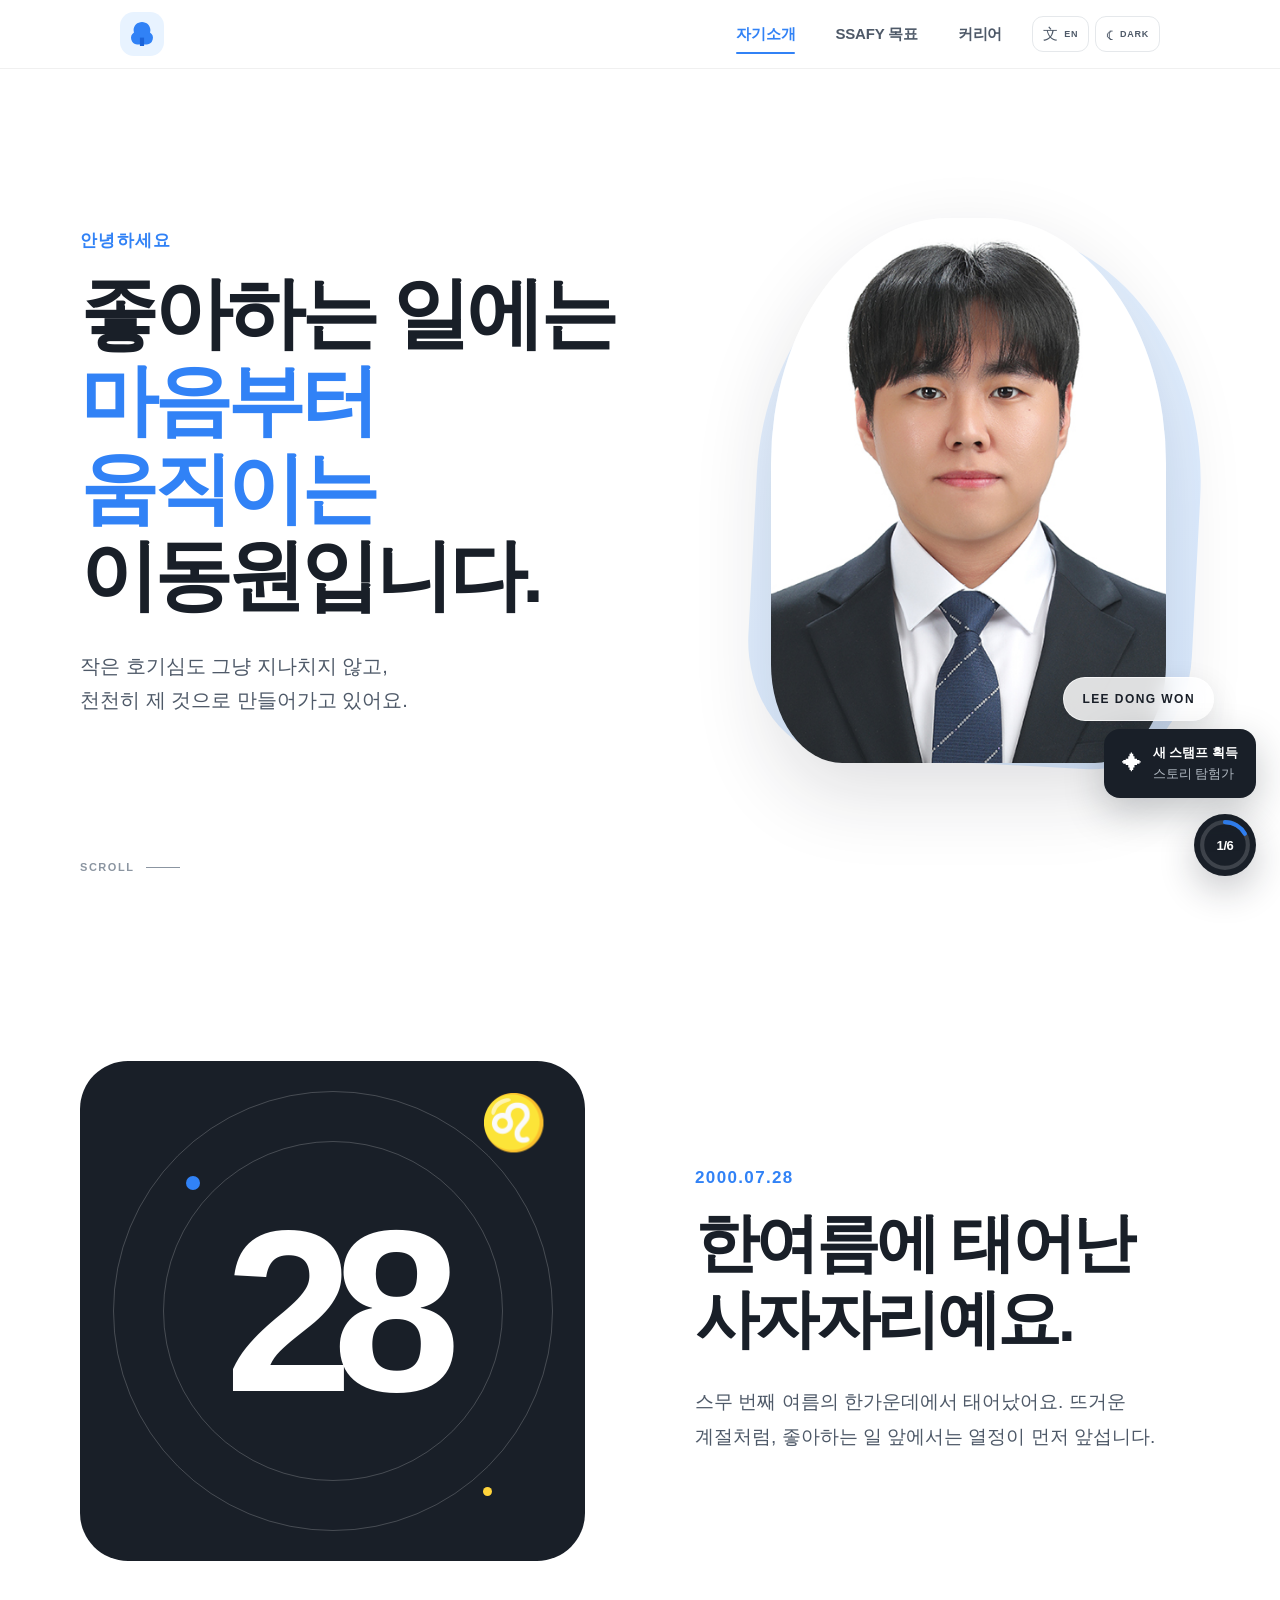
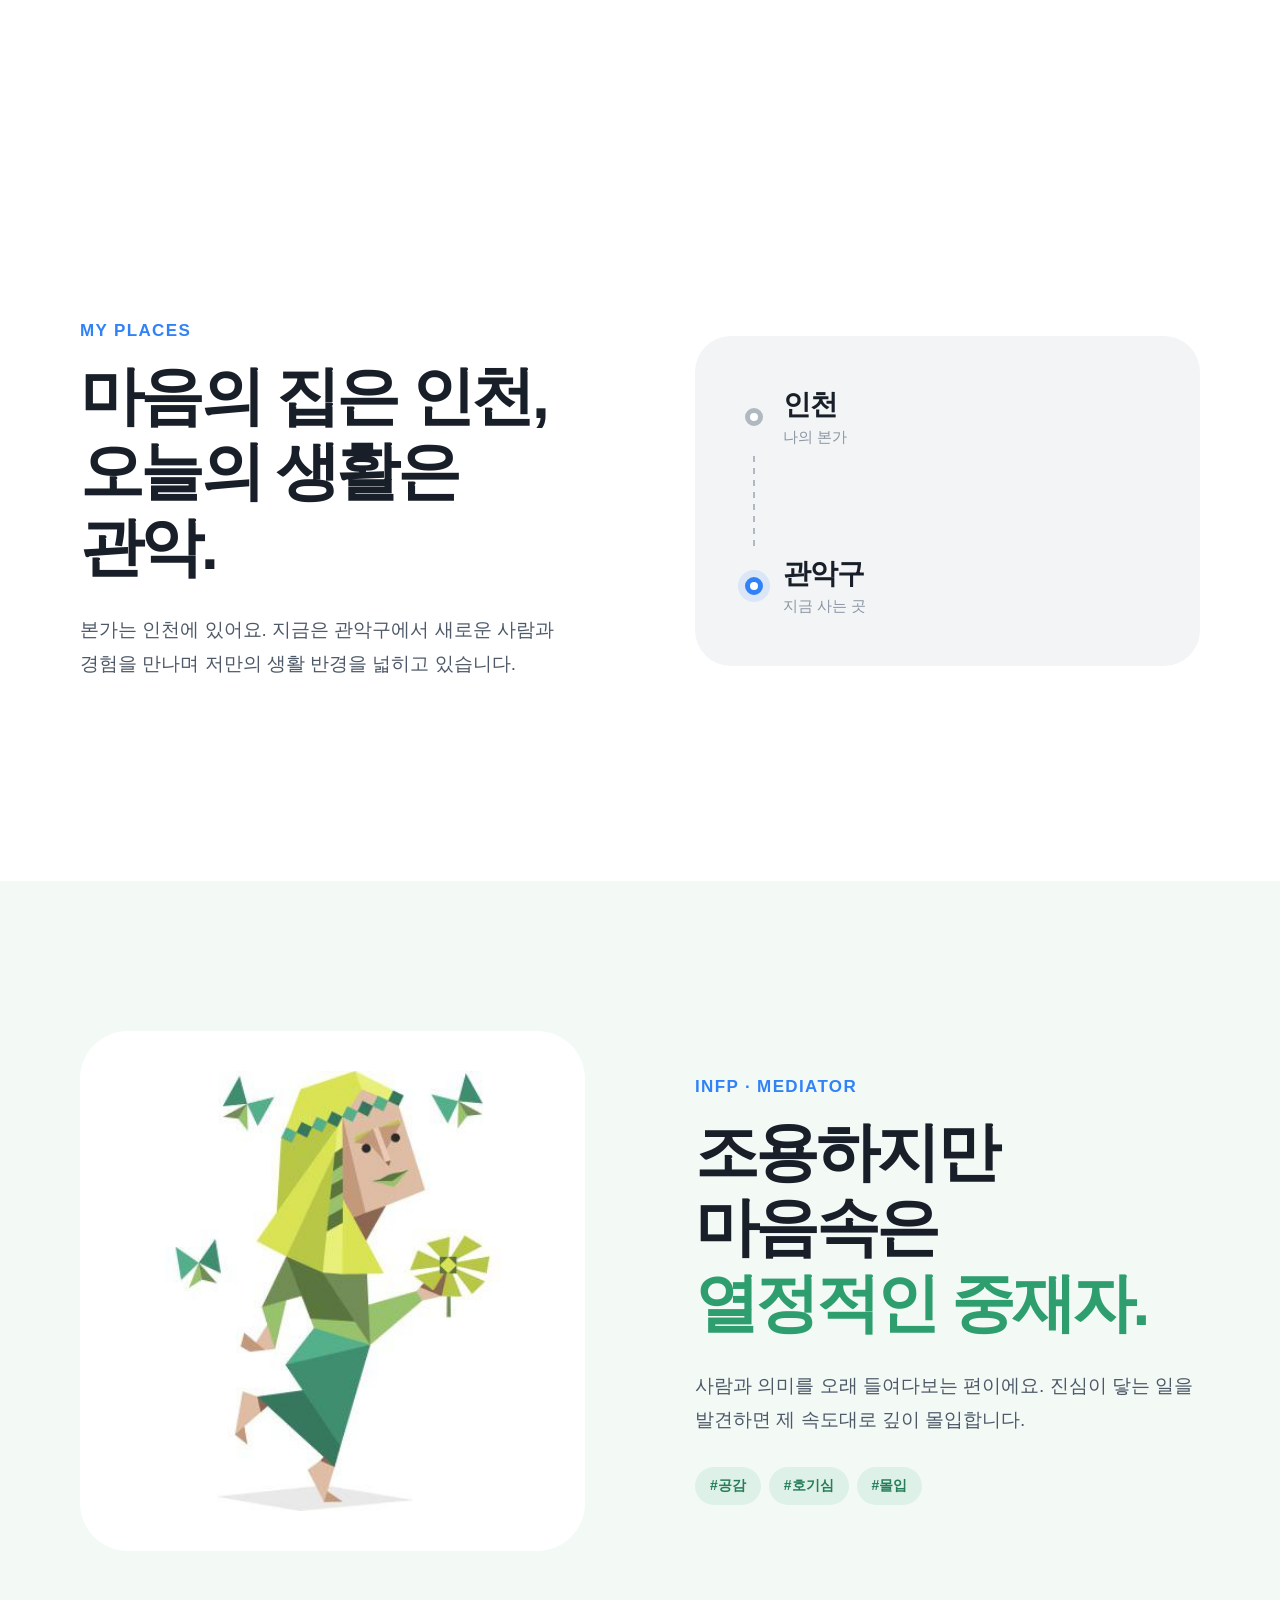
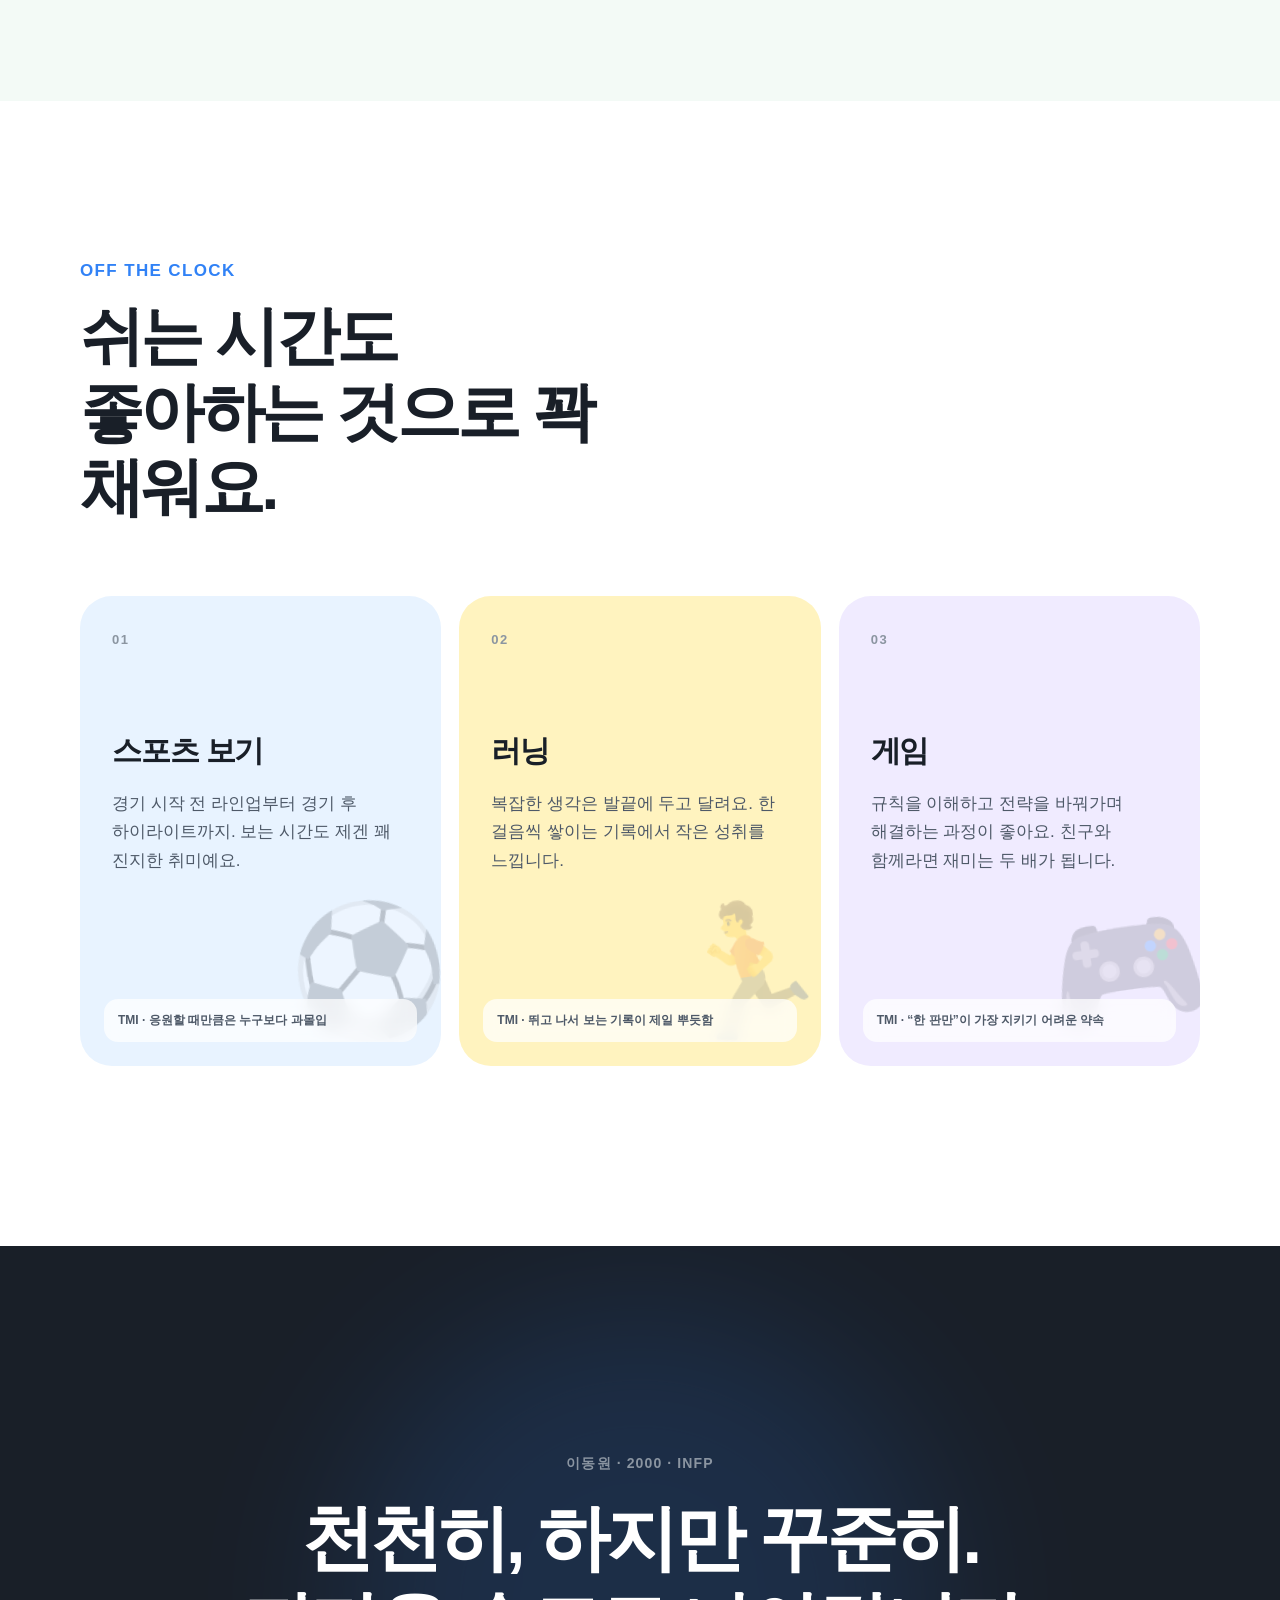
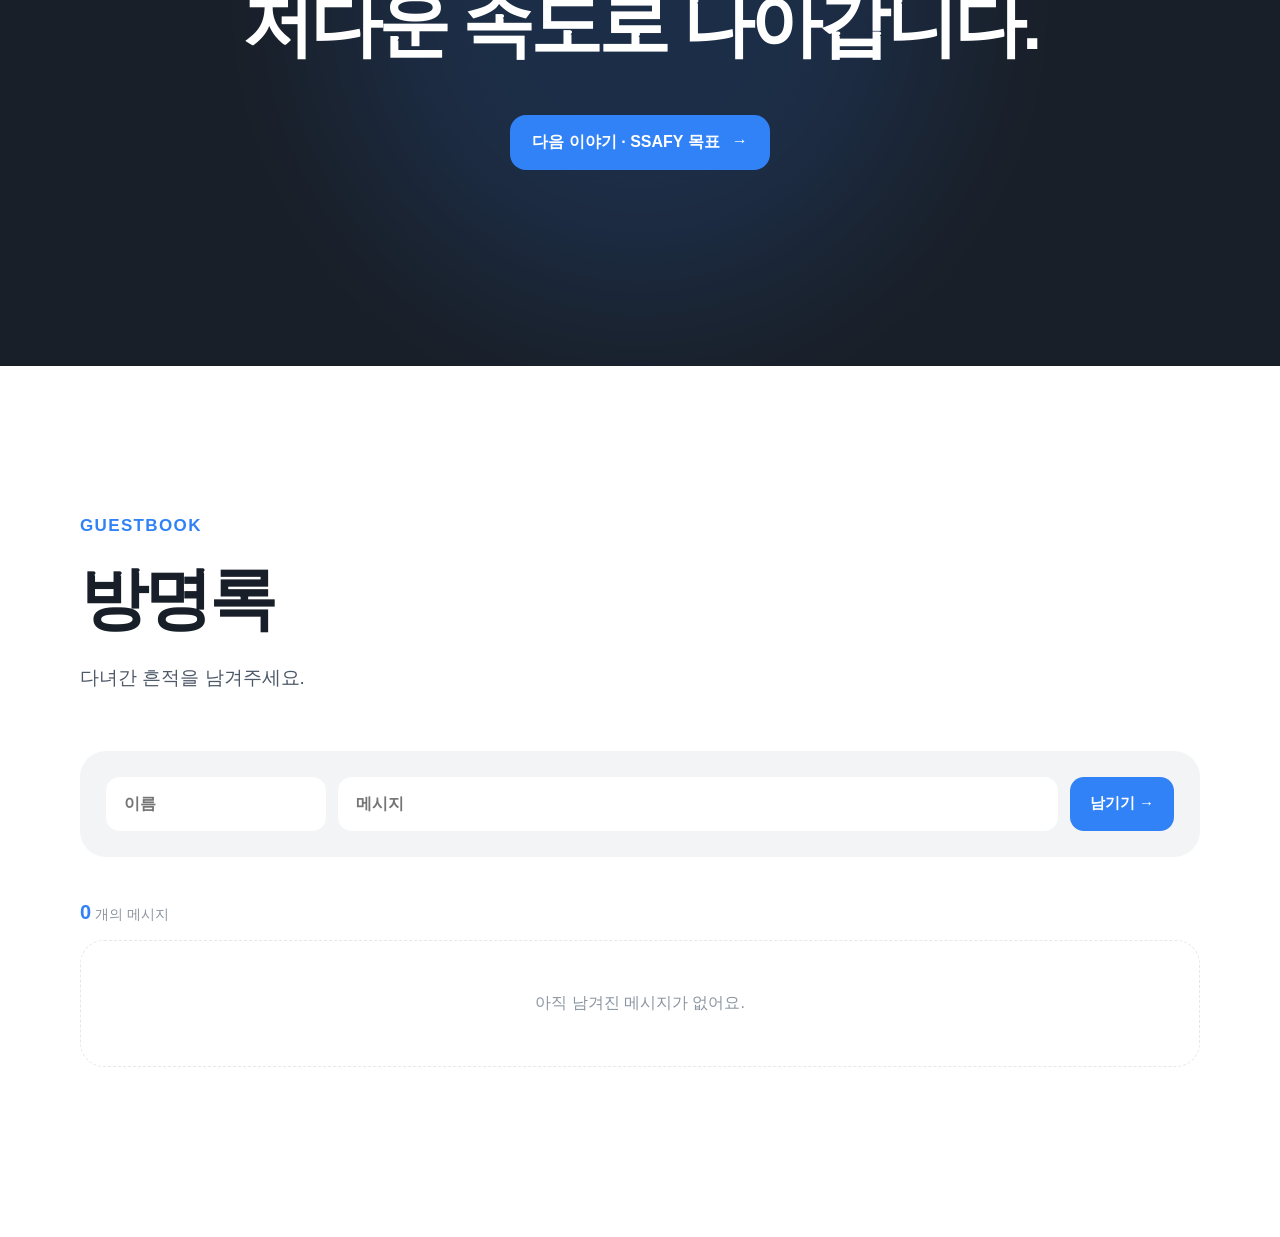
<file: index.html>
<!doctype html>
<html lang="ko">
<head>
  <meta charset="utf-8">
  <meta name="viewport" content="width=device-width, initial-scale=1">
  <meta name="description" content="이동원의 취향과 일상을 담은 자기소개 페이지">
  <title>자기소개 | 이동원의 이야기</title>
  <link rel="stylesheet" href="css/navbar.css">
  <link rel="stylesheet" href="css/introduction.css">
  <link rel="stylesheet" href="css/theme.css">
  <link rel="stylesheet" href="css/gamification.css">
  <script src="js/site-controls.js"></script>
  <script src="js/gamification.js" defer></script>
  <script src="js/introduction.js" defer></script>
  <script src="js/guestbook.js" defer></script>
</head>
<body>
  <header class="site-header">
    <nav class="navbar" aria-label="주요 메뉴">
      <a class="navbar__brand" href="index.html" aria-label="홈으로 이동">
        <svg class="navbar__logo" viewBox="0 0 40 40" aria-hidden="true"><path class="navbar__logo-crown" d="M20 5C14.2 5 9.5 9.5 9.5 15.1c0 1 .2 2 .5 2.9A8.2 8.2 0 0 0 13.8 33H26a8.2 8.2 0 0 0 4-15c.3-.9.5-1.9.5-2.9C30.5 9.5 25.8 5 20 5Z"/><path class="navbar__logo-trunk" d="M17.4 24.5h5.2V35h-5.2z"/></svg>
      </a>
      <input class="navbar__toggle" type="checkbox" id="nav-toggle" aria-label="메뉴 열기">
      <label class="navbar__hamburger" for="nav-toggle" aria-hidden="true"><span class="navbar__hamburger-lines"></span></label>
      <ul class="navbar__menu">
        <li><a class="navbar__link is-active" href="index.html" aria-current="page">자기소개</a></li>
        <li><a class="navbar__link" href="goals.html">SSAFY 목표</a></li>
        <li><a class="navbar__link" href="career.html">커리어</a></li>
      </ul>
    </nav>
  </header>

  <main>
    <section class="hero" aria-labelledby="intro-title">
      <div class="hero__copy reveal">
        <p class="section-label">안녕하세요</p>
        <h1 id="intro-title">좋아하는 일에는<br><span>마음부터 움직이는</span><br>이동원입니다.</h1>
        <p class="hero__description">작은 호기심도 그냥 지나치지 않고,<br>천천히 제 것으로 만들어가고 있어요.</p>
      </div>
      <div class="hero__portrait-wrap reveal reveal--delay" aria-hidden="true">
        <div class="hero__portrait-bg"></div>
        <img class="hero__portrait" src="assets/images/profile.jpg" alt="">
        <span class="hero__badge">LEE DONG WON</span>
      </div>
      <a class="scroll-cue" href="#birthday" aria-label="상세 소개로 이동">
        <span>SCROLL</span><i aria-hidden="true"></i>
      </a>
    </section>

    <section class="story story--birthday" id="birthday" aria-labelledby="birthday-title">
      <div class="story__visual reveal" aria-hidden="true">
        <span class="big-number">28</span>
        <span class="orbit orbit--one"></span>
        <span class="orbit orbit--two"></span>
        <span class="leo">♌</span>
      </div>
      <div class="story__copy reveal reveal--delay">
        <p class="section-label">2000.07.28</p>
        <h2 id="birthday-title">한여름에 태어난<br>사자자리예요.</h2>
        <p>스무 번째 여름의 한가운데에서 태어났어요. 뜨거운 계절처럼, 좋아하는 일 앞에서는 열정이 먼저 앞섭니다.</p>
      </div>
    </section>

    <section class="story story--home" aria-labelledby="home-title">
      <div class="story__copy reveal">
        <p class="section-label">MY PLACES</p>
        <h2 id="home-title">마음의 집은 인천,<br>오늘의 생활은 관악.</h2>
        <p>본가는 인천에 있어요. 지금은 관악구에서 새로운 사람과 경험을 만나며 저만의 생활 반경을 넓히고 있습니다.</p>
      </div>
      <div class="route-card reveal reveal--delay" aria-label="인천에서 관악으로 이어지는 거주지">
        <div><span class="route-card__dot"></span><strong>인천</strong><small>나의 본가</small></div>
        <span class="route-card__line" aria-hidden="true"></span>
        <div><span class="route-card__dot route-card__dot--active"></span><strong>관악구</strong><small>지금 사는 곳</small></div>
      </div>
    </section>

    <section class="story story--mbti" aria-labelledby="mbti-title">
      <div class="mbti-card reveal">
        <img src="assets/images/infp-mediator.png" alt="INFP 열정적인 중재자를 표현한 초록색 인물 일러스트">
      </div>
      <div class="story__copy reveal reveal--delay">
        <p class="section-label">INFP · MEDIATOR</p>
        <h2 id="mbti-title">조용하지만 마음속은<br><span class="green">열정적인 중재자.</span></h2>
        <p>사람과 의미를 오래 들여다보는 편이에요. 진심이 닿는 일을 발견하면 제 속도대로 깊이 몰입합니다.</p>
        <div class="keyword-list" aria-label="성향 키워드">
          <span>#공감</span><span>#호기심</span><span>#몰입</span>
        </div>
      </div>
    </section>

    <section class="hobbies" aria-labelledby="hobby-title">
      <div class="hobbies__heading reveal">
        <p class="section-label">OFF THE CLOCK</p>
        <h2 id="hobby-title">쉬는 시간도<br>좋아하는 것으로 꽉 채워요.</h2>
      </div>
      <div class="hobby-grid">
        <article class="hobby-card hobby-card--sports reveal">
          <span class="hobby-card__emoji" aria-hidden="true">⚽</span>
          <p class="hobby-card__index">01</p>
          <h3>스포츠 보기</h3>
          <p>경기 시작 전 라인업부터 경기 후 하이라이트까지. 보는 시간도 제겐 꽤 진지한 취미예요.</p>
          <span class="hobby-card__tmi">TMI · 응원할 때만큼은 누구보다 과몰입</span>
        </article>
        <article class="hobby-card hobby-card--running reveal reveal--delay">
          <span class="hobby-card__emoji" aria-hidden="true">🏃</span>
          <p class="hobby-card__index">02</p>
          <h3>러닝</h3>
          <p>복잡한 생각은 발끝에 두고 달려요. 한 걸음씩 쌓이는 기록에서 작은 성취를 느낍니다.</p>
          <span class="hobby-card__tmi">TMI · 뛰고 나서 보는 기록이 제일 뿌듯함</span>
        </article>
        <article class="hobby-card hobby-card--game reveal reveal--delay-2">
          <span class="hobby-card__emoji" aria-hidden="true">🎮</span>
          <p class="hobby-card__index">03</p>
          <h3>게임</h3>
          <p>규칙을 이해하고 전략을 바꿔가며 해결하는 과정이 좋아요. 친구와 함께라면 재미는 두 배가 됩니다.</p>
          <span class="hobby-card__tmi">TMI · “한 판만”이 가장 지키기 어려운 약속</span>
        </article>
      </div>
    </section>

    <section class="closing" aria-label="자기소개 마무리">
      <div class="closing__orb" aria-hidden="true"></div>
      <div class="reveal">
        <p>이동원 · 2000 · INFP</p>
        <h2>천천히, 하지만 꾸준히.<br>저다운 속도로 나아갑니다.</h2>
        <a href="goals.html">다음 이야기 · SSAFY 목표 <span aria-hidden="true">→</span></a>
      </div>
    </section>

    <section class="guestbook" aria-labelledby="guestbook-title">
      <div class="guestbook__heading reveal">
        <p class="section-label">GUESTBOOK</p>
        <h2 id="guestbook-title">방명록</h2>
        <p>다녀간 흔적을 남겨주세요.</p>
      </div>
      <form class="guestbook-form reveal" autocomplete="off">
        <input name="name" type="text" maxlength="20" required placeholder="이름" aria-label="이름">
        <input name="message" type="text" maxlength="200" required placeholder="메시지" aria-label="메시지">
        <button type="submit">남기기 <span aria-hidden="true">→</span></button>
      </form>
      <div class="guestbook__summary"><strong class="guestbook__count">0</strong> <span>개의 메시지</span></div>
      <ul class="guestbook-list" aria-live="polite"></ul>
    </section>
  </main>
</body>
</html>
</file>
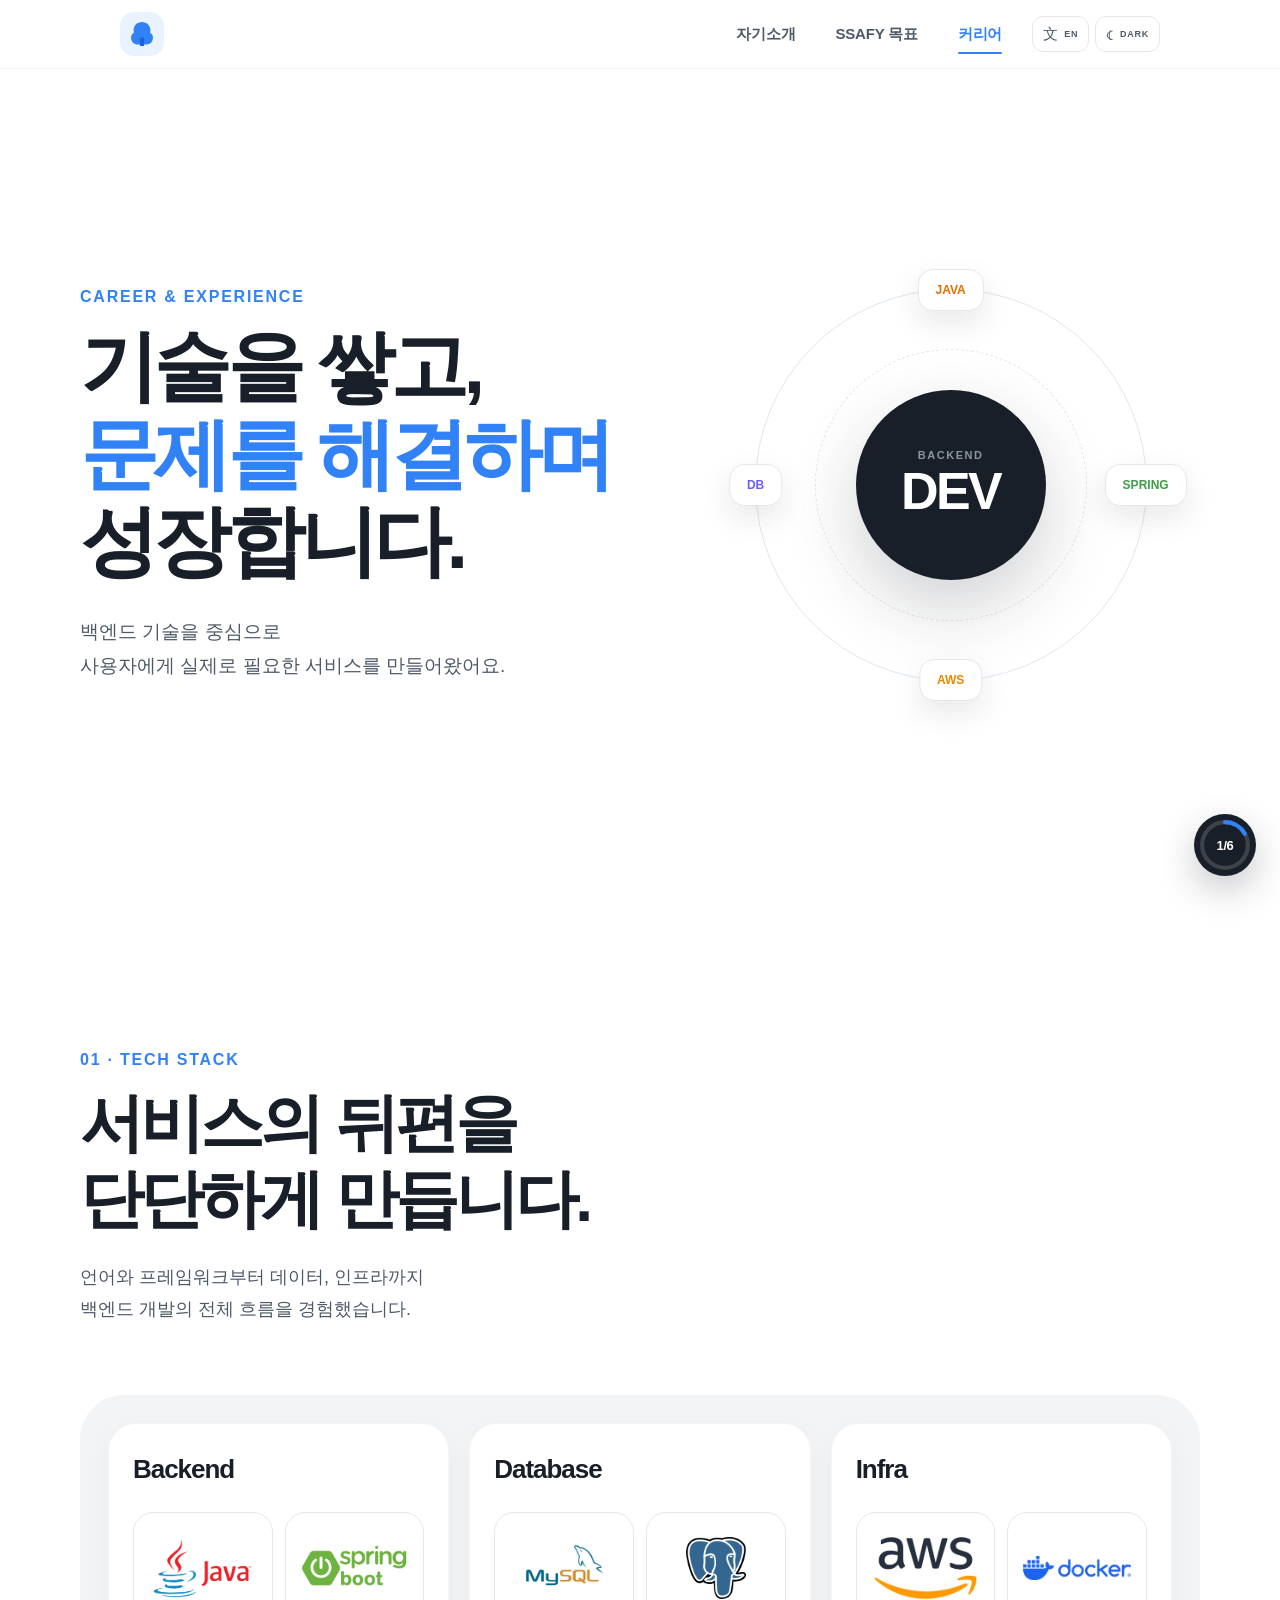
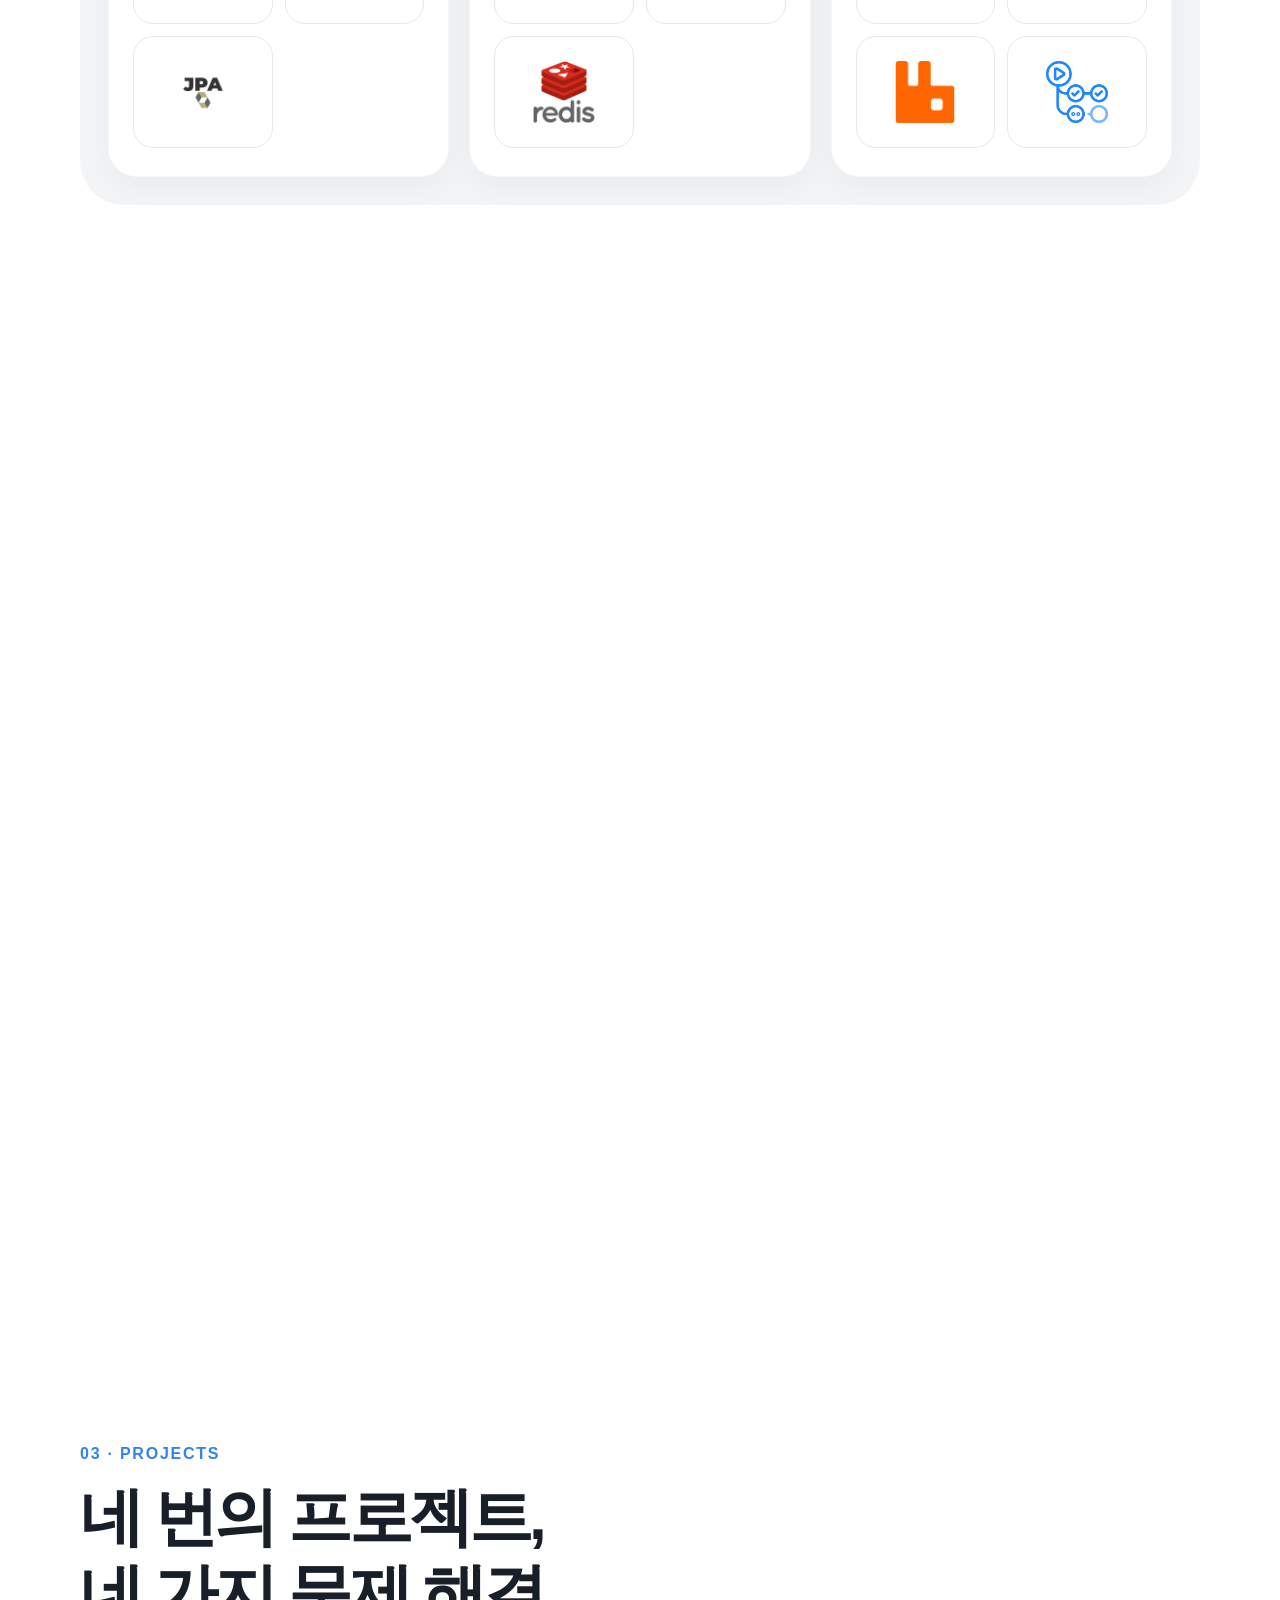
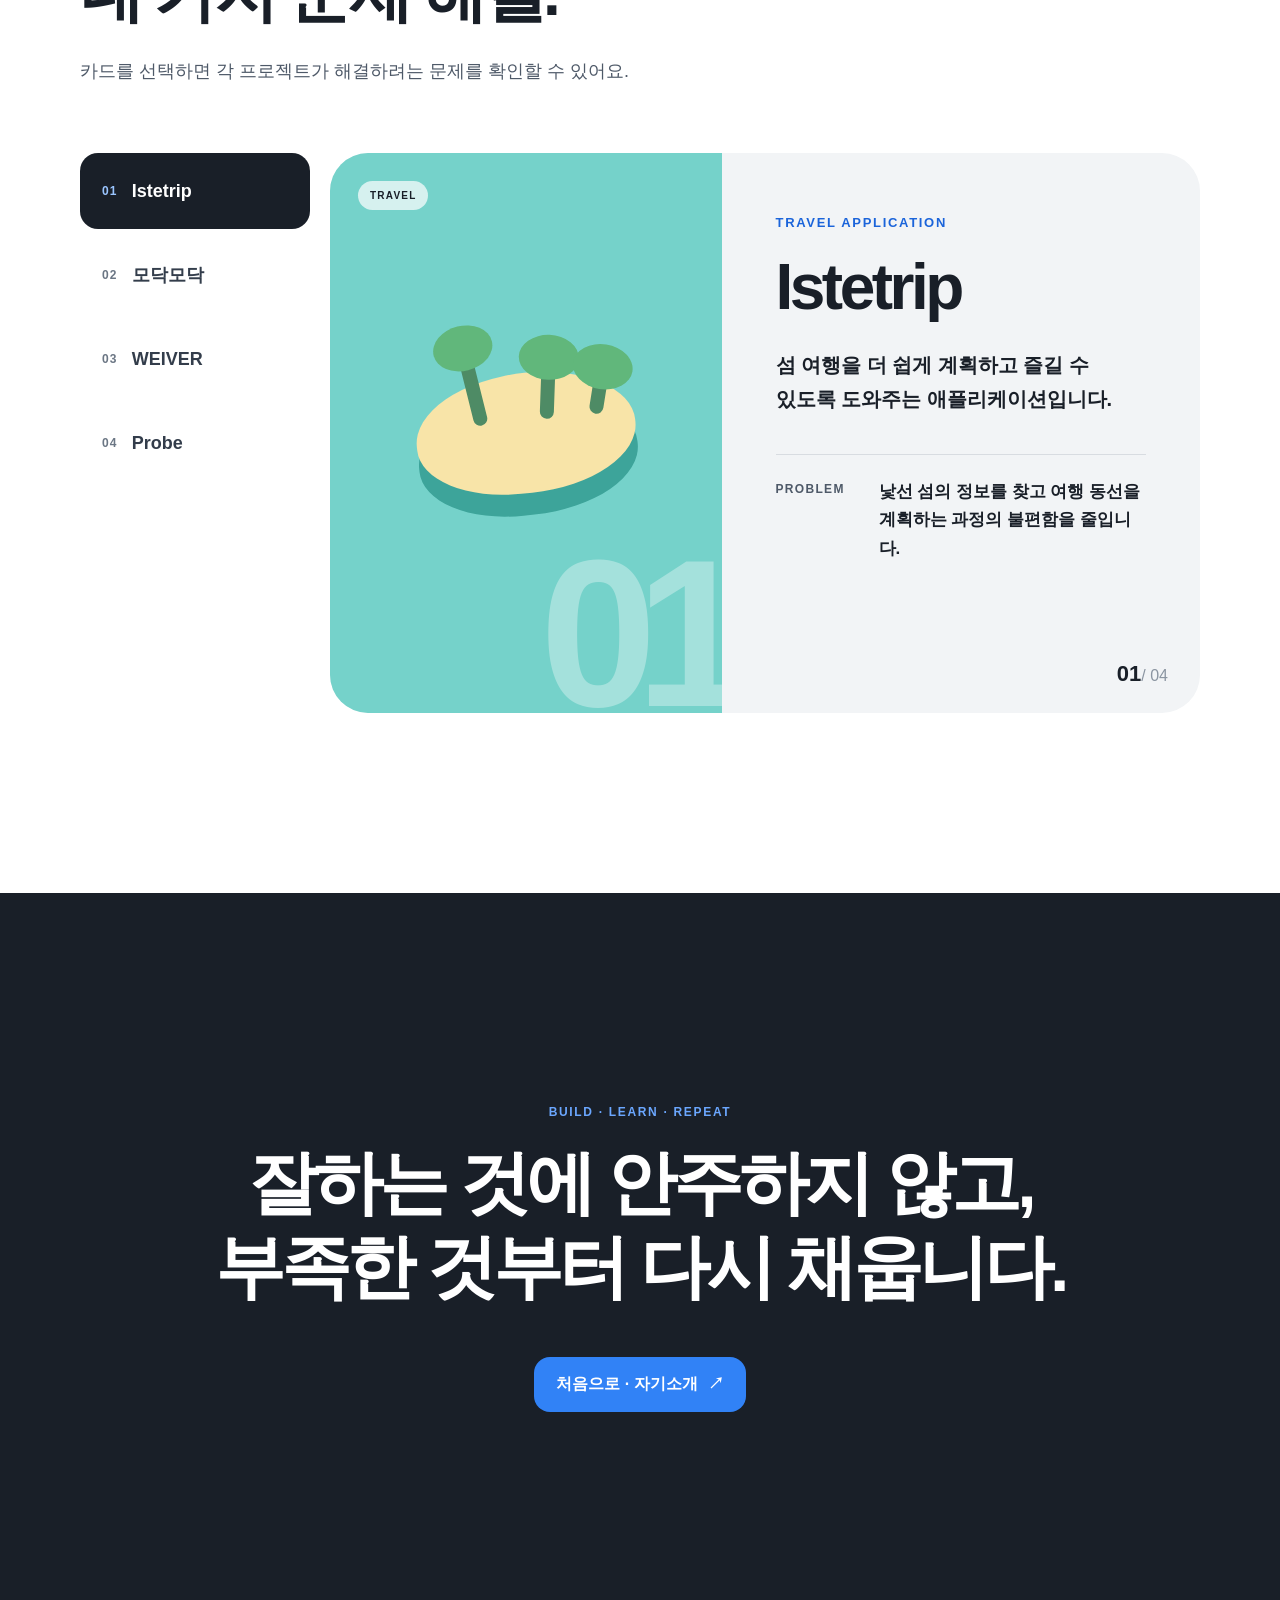
<file: career.html>
<!doctype html>
<html lang="ko">
<head>
  <meta charset="utf-8">
  <meta name="viewport" content="width=device-width, initial-scale=1">
  <meta name="description" content="이동원의 기술 스택, 알고리즘 학습과 프로젝트 경험">
  <title>커리어 | 이동원의 이야기</title>
  <link rel="stylesheet" href="css/navbar.css">
  <link rel="stylesheet" href="css/career.css">
  <link rel="stylesheet" href="css/theme.css">
  <link rel="stylesheet" href="css/gamification.css">
  <script src="js/site-controls.js"></script>
  <script src="js/gamification.js" defer></script>
  <script src="js/career.js" defer></script>
</head>
<body>
  <header class="site-header">
    <nav class="navbar" aria-label="주요 메뉴">
      <a class="navbar__brand" href="index.html" aria-label="홈으로 이동">
        <svg class="navbar__logo" viewBox="0 0 40 40" aria-hidden="true"><path class="navbar__logo-crown" d="M20 5C14.2 5 9.5 9.5 9.5 15.1c0 1 .2 2 .5 2.9A8.2 8.2 0 0 0 13.8 33H26a8.2 8.2 0 0 0 4-15c.3-.9.5-1.9.5-2.9C30.5 9.5 25.8 5 20 5Z"/><path class="navbar__logo-trunk" d="M17.4 24.5h5.2V35h-5.2z"/></svg>
      </a>
      <input class="navbar__toggle" type="checkbox" id="nav-toggle" aria-label="메뉴 열기">
      <label class="navbar__hamburger" for="nav-toggle" aria-hidden="true"><span class="navbar__hamburger-lines"></span></label>
      <ul class="navbar__menu">
        <li><a class="navbar__link" href="index.html">자기소개</a></li>
        <li><a class="navbar__link" href="goals.html">SSAFY 목표</a></li>
        <li><a class="navbar__link is-active" href="career.html" aria-current="page">커리어</a></li>
      </ul>
    </nav>
  </header>

  <main>
    <section class="career-hero" aria-labelledby="career-title">
      <div class="career-hero__copy reveal">
        <p class="career-label">CAREER &amp; EXPERIENCE</p>
        <h1 id="career-title">기술을 쌓고,<br><span>문제를 해결하며</span><br>성장합니다.</h1>
        <p>백엔드 기술을 중심으로<br>사용자에게 실제로 필요한 서비스를 만들어왔어요.</p>
      </div>
      <div class="career-hero__orbit reveal reveal--delay" aria-hidden="true">
        <div class="orbit-core"><span>BACKEND</span><strong>DEV</strong></div>
        <span class="orbit-chip orbit-chip--java">JAVA</span>
        <span class="orbit-chip orbit-chip--spring">SPRING</span>
        <span class="orbit-chip orbit-chip--aws">AWS</span>
        <span class="orbit-chip orbit-chip--db">DB</span>
      </div>
    </section>

    <section class="stack-section" aria-labelledby="stack-title">
      <header class="section-heading reveal">
        <p class="career-label">01 · TECH STACK</p>
        <h2 id="stack-title">서비스의 뒤편을<br>단단하게 만듭니다.</h2>
        <p>언어와 프레임워크부터 데이터, 인프라까지<br>백엔드 개발의 전체 흐름을 경험했습니다.</p>
      </header>

      <div class="stack-board reveal">
        <div class="stack-group stack-group--backend">
          <div class="stack-group__heading"><h3>Backend</h3></div>
          <ul>
            <li class="stack-tech" tabindex="0" aria-label="Java"><img src="assets/images/Java-Logo.png" alt="" loading="lazy"><span>Java</span></li>
            <li class="stack-tech" tabindex="0" aria-label="Spring Boot"><img src="assets/images/springboot.png" alt="" loading="lazy"><span>Spring Boot</span></li>
            <li class="stack-tech" tabindex="0" aria-label="JPA"><img src="assets/images/jpa.png" alt="" loading="lazy"><span>JPA</span></li>
          </ul>
        </div>
        <div class="stack-group stack-group--database">
          <div class="stack-group__heading"><h3>Database</h3></div>
          <ul>
            <li class="stack-tech" tabindex="0" aria-label="MySQL"><img src="assets/images/mysql.png" alt="" loading="lazy"><span>MySQL</span></li>
            <li class="stack-tech" tabindex="0" aria-label="PostgreSQL"><img src="assets/images/Postgresql_elephant.svg.webp" alt="" loading="lazy"><span>PostgreSQL</span></li>
            <li class="stack-tech" tabindex="0" aria-label="Redis"><img src="assets/images/redis.png" alt="" loading="lazy"><span>Redis</span></li>
          </ul>
        </div>
        <div class="stack-group stack-group--infra">
          <div class="stack-group__heading"><h3>Infra</h3></div>
          <ul>
            <li class="stack-tech" tabindex="0" aria-label="AWS"><img src="assets/images/aws.webp" alt="" loading="lazy"><span>AWS</span></li>
            <li class="stack-tech" tabindex="0" aria-label="Docker"><img src="assets/images/Docker_Logo.svg.webp" alt="" loading="lazy"><span>Docker</span></li>
            <li class="stack-tech" tabindex="0" aria-label="RabbitMQ"><img src="assets/images/rabbitmq.webp" alt="" loading="lazy"><span>RabbitMQ</span></li>
            <li class="stack-tech" tabindex="0" aria-label="GitHub Actions"><img src="assets/images/github actions.png" alt="" loading="lazy"><span>GitHub Actions</span></li>
          </ul>
        </div>
      </div>
    </section>

    <section class="algorithm-section" aria-labelledby="algorithm-title">
      <div class="algorithm-copy reveal">
        <p class="career-label">02 · ALGORITHM</p>
        <h2 id="algorithm-title">Gold III,<br>그리고 다시 시작.</h2>
        <p>2월에 백준 골드 3을 달성했지만, 이후 학습에 소홀해지며 실력이 많이 줄었다고 느끼고 있어요.</p>
        <p class="algorithm-copy__resolve">지금의 위치를 솔직히 인정하고<br>문제 풀이 감각을 다시 쌓아가려 합니다.</p>
      </div>

      <div class="algorithm-chart reveal reveal--delay" aria-label="알고리즘 실력 변화와 재도전 계획을 나타낸 그래프">
        <div class="chart-grid" aria-hidden="true"><i></i><i></i><i></i><i></i></div>
        <svg viewBox="0 0 620 360" preserveAspectRatio="none" aria-hidden="true">
          <defs><linearGradient id="chart-fill" x1="0" y1="0" x2="0" y2="1"><stop offset="0" stop-color="#3182f6" stop-opacity=".28"/><stop offset="1" stop-color="#3182f6" stop-opacity="0"/></linearGradient></defs>
          <path class="chart-area" d="M20 310 C90 270 130 155 205 105 C280 62 315 190 375 238 C440 285 505 260 600 164 L600 340 L20 340 Z"/>
          <path class="chart-line" d="M20 310 C90 270 130 155 205 105 C280 62 315 190 375 238 C440 285 505 260 600 164"/>
        </svg>
        <div class="chart-point chart-point--peak"><span>FEBRUARY</span><strong>GOLD III</strong><small>달성</small></div>
        <div class="chart-point chart-point--now"><span>NOW</span><strong>재정비</strong><small>현재 위치</small></div>
        <div class="chart-point chart-point--next"><span>NEXT</span><strong>꾸준함</strong><small>다시 상승</small></div>
      </div>
    </section>

    <section class="projects-section" aria-labelledby="projects-title">
      <header class="section-heading section-heading--projects reveal">
        <p class="career-label">03 · PROJECTS</p>
        <h2 id="projects-title">네 번의 프로젝트,<br>네 가지 문제 해결.</h2>
        <p>카드를 선택하면 각 프로젝트가 해결하려는 문제를 확인할 수 있어요.</p>
      </header>

      <div class="project-showcase reveal">
        <div class="project-tabs" role="tablist" aria-label="프로젝트 선택">
          <button class="project-tab is-active" type="button" role="tab" id="tab-istetrip" aria-selected="true" aria-controls="project-panel" data-project="istetrip"><span>01</span> Istetrip</button>
          <button class="project-tab" type="button" role="tab" id="tab-modak" aria-selected="false" aria-controls="project-panel" data-project="modak"><span>02</span> 모닥모닥</button>
          <button class="project-tab" type="button" role="tab" id="tab-weiver" aria-selected="false" aria-controls="project-panel" data-project="weiver"><span>03</span> WEIVER</button>
          <button class="project-tab" type="button" role="tab" id="tab-probe" aria-selected="false" aria-controls="project-panel" data-project="probe"><span>04</span> Probe</button>
        </div>

        <article class="project-panel" id="project-panel" role="tabpanel" aria-labelledby="tab-istetrip" tabindex="0">
          <div class="project-panel__visual project-panel__visual--island" aria-hidden="true">
            <span class="visual-badge">TRAVEL</span>
            <div class="island"><i></i><i></i><i></i></div>
            <span class="visual-number">01</span>
          </div>
          <div class="project-panel__content">
            <p class="project-panel__type">TRAVEL APPLICATION</p>
            <h3>Istetrip</h3>
            <p class="project-panel__summary">섬 여행을 더 쉽게 계획하고 즐길 수 있도록 도와주는 애플리케이션입니다.</p>
            <div class="project-panel__problem"><span>PROBLEM</span><p>낯선 섬의 정보를 찾고 여행 동선을 계획하는 과정의 불편함을 줄입니다.</p></div>
            <div class="project-panel__index"><strong>01</strong><span>/ 04</span></div>
          </div>
        </article>
      </div>
    </section>

    <section class="career-closing" aria-label="커리어 페이지 마무리">
      <div class="reveal">
        <p>BUILD · LEARN · REPEAT</p>
        <h2>잘하는 것에 안주하지 않고,<br>부족한 것부터 다시 채웁니다.</h2>
        <a href="index.html">처음으로 · 자기소개 <span aria-hidden="true">↗</span></a>
      </div>
    </section>
  </main>
</body>
</html>
</file>
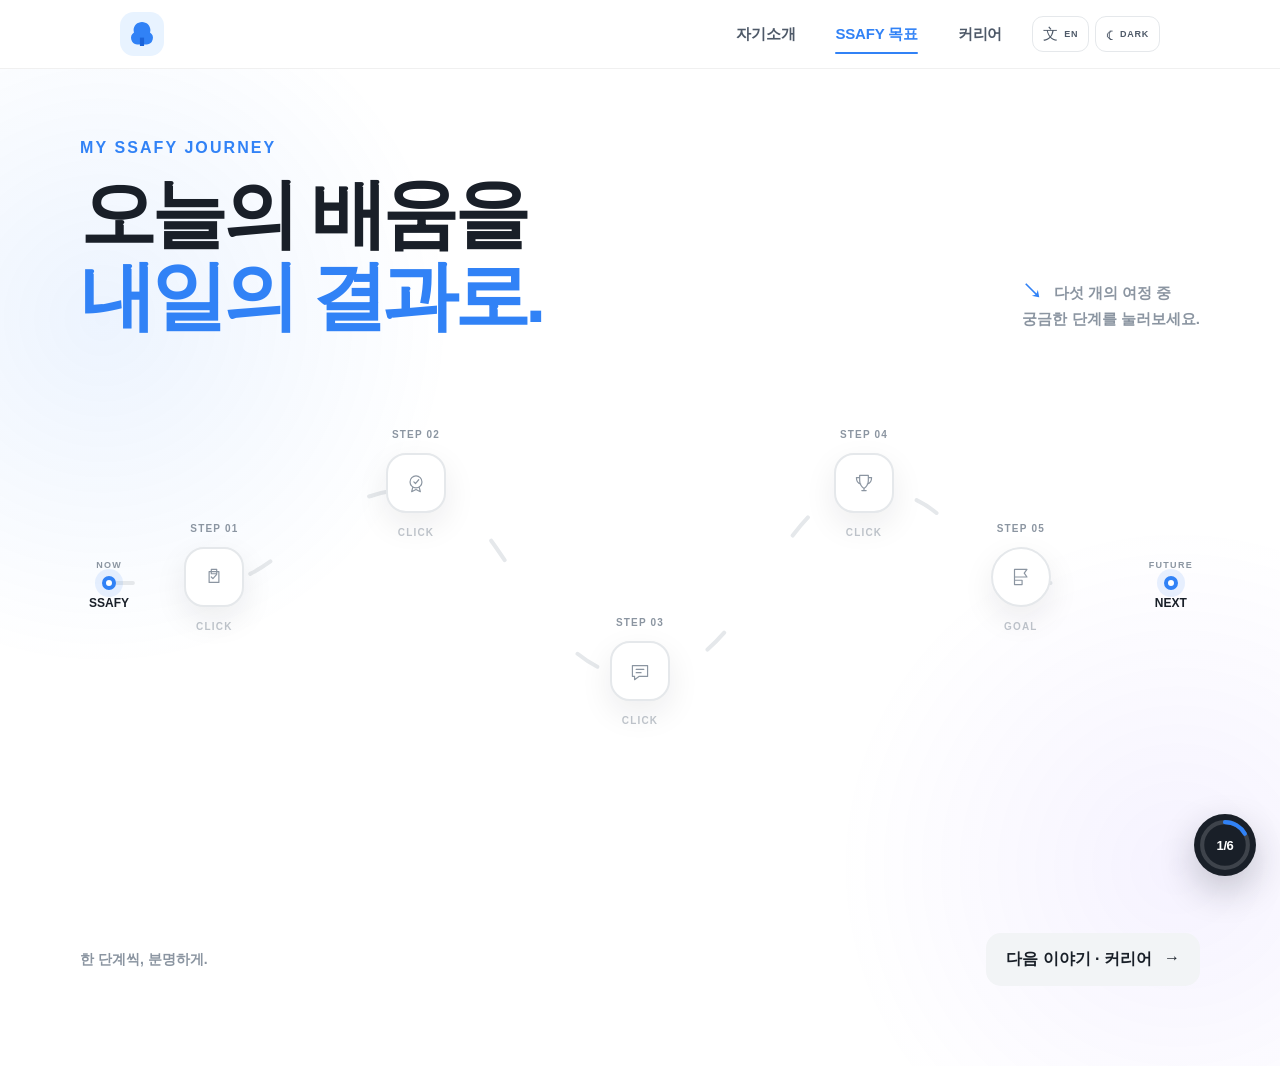
<file: goals.html>
<!doctype html>
<html lang="ko">
<head>
  <meta charset="utf-8">
  <meta name="viewport" content="width=device-width, initial-scale=1">
  <meta name="description" content="SSAFY에서 시작해 취업까지 이어지는 이동원의 목표 타임라인">
  <title>SSAFY 목표 | 이동원의 이야기</title>
  <link rel="stylesheet" href="css/navbar.css">
  <link rel="stylesheet" href="css/goals.css">
  <link rel="stylesheet" href="css/theme.css">
  <link rel="stylesheet" href="css/gamification.css">
  <script src="js/site-controls.js"></script>
  <script src="js/gamification.js" defer></script>
  <script src="js/goals.js" defer></script>
</head>
<body>
  <header class="site-header">
    <nav class="navbar" aria-label="주요 메뉴">
      <a class="navbar__brand" href="index.html" aria-label="홈으로 이동">
        <svg class="navbar__logo" viewBox="0 0 40 40" aria-hidden="true"><path class="navbar__logo-crown" d="M20 5C14.2 5 9.5 9.5 9.5 15.1c0 1 .2 2 .5 2.9A8.2 8.2 0 0 0 13.8 33H26a8.2 8.2 0 0 0 4-15c.3-.9.5-1.9.5-2.9C30.5 9.5 25.8 5 20 5Z"/><path class="navbar__logo-trunk" d="M17.4 24.5h5.2V35h-5.2z"/></svg>
      </a>
      <input class="navbar__toggle" type="checkbox" id="nav-toggle" aria-label="메뉴 열기">
      <label class="navbar__hamburger" for="nav-toggle" aria-hidden="true"><span class="navbar__hamburger-lines"></span></label>
      <ul class="navbar__menu">
        <li><a class="navbar__link" href="index.html">자기소개</a></li>
        <li><a class="navbar__link is-active" href="goals.html" aria-current="page">SSAFY 목표</a></li>
        <li><a class="navbar__link" href="career.html">커리어</a></li>
      </ul>
    </nav>
  </header>

  <main class="goals-page">
    <header class="goals-hero">
      <div>
        <p class="goals-hero__eyebrow">MY SSAFY JOURNEY</p>
        <h1>오늘의 배움을<br><span>내일의 결과로.</span></h1>
      </div>
      <p class="goals-hero__guide"><span aria-hidden="true">↘</span> 다섯 개의 여정 중<br>궁금한 단계를 눌러보세요.</p>
    </header>

    <section class="journey" aria-labelledby="journey-title">
      <h2 class="sr-only" id="journey-title">SSAFY 목표 여정</h2>
      <div class="timeline" aria-label="다섯 단계 목표 타임라인">
        <svg class="timeline__path" viewBox="0 0 1000 300" preserveAspectRatio="none" aria-hidden="true">
          <defs>
            <linearGradient id="road-gradient" x1="0" y1="0" x2="1" y2="0">
              <stop offset="0" stop-color="#3182f6"/>
              <stop offset="1" stop-color="#6d5dfc"/>
            </linearGradient>
          </defs>
          <path class="timeline__path-base" pathLength="100" d="M 26 150 L 120 150 C 180 150 210 56 300 56 C 380 56 400 244 500 244 C 600 244 620 56 700 56 C 790 56 790 150 840 150 L 974 150"/>
          <path class="timeline__progress" pathLength="100" d="M 26 150 L 120 150 C 180 150 210 56 300 56 C 380 56 400 244 500 244 C 600 244 620 56 700 56 C 790 56 790 150 840 150 L 974 150"/>
        </svg>
        <div class="timeline__mobile-track" aria-hidden="true"><span class="timeline__mobile-progress"></span></div>

        <div class="endpoint endpoint--start" aria-hidden="true">
          <span class="endpoint__label">NOW</span>
          <span class="endpoint__dot"></span>
          <strong>SSAFY</strong>
        </div>

        <button class="milestone" type="button" data-goal="btest" aria-label="첫 번째 목표 확인" aria-expanded="false" aria-controls="goal-detail">
          <span class="milestone__step">STEP 01</span>
          <span class="milestone__node"><svg viewBox="0 0 48 48" aria-hidden="true"><path d="M15 14h18v20H15zM19 10h10v8H19zM19 24l3 3 7-8"/></svg></span>
          <span class="milestone__hint">CLICK</span>
        </button>

        <button class="milestone" type="button" data-goal="engineer" aria-label="두 번째 목표 확인" aria-expanded="false" aria-controls="goal-detail">
          <span class="milestone__step">STEP 02</span>
          <span class="milestone__node"><svg viewBox="0 0 48 48" aria-hidden="true"><circle cx="24" cy="22" r="11"/><path d="M18 32l-2 8 8-4 8 4-2-8M20 22l3 3 6-7"/></svg></span>
          <span class="milestone__hint">CLICK</span>
        </button>

        <button class="milestone" type="button" data-goal="opic" aria-label="세 번째 목표 확인" aria-expanded="false" aria-controls="goal-detail">
          <span class="milestone__step">STEP 03</span>
          <span class="milestone__node"><svg viewBox="0 0 48 48" aria-hidden="true"><path d="M10 14h28v20H22l-8 6v-6h-4zM17 21h14M17 27h9"/></svg></span>
          <span class="milestone__hint">CLICK</span>
        </button>

        <button class="milestone" type="button" data-goal="award" aria-label="네 번째 목표 확인" aria-expanded="false" aria-controls="goal-detail">
          <span class="milestone__step">STEP 04</span>
          <span class="milestone__node"><svg viewBox="0 0 48 48" aria-hidden="true"><path d="M16 10h16v9c0 7-3 12-8 15-5-3-8-8-8-15zM16 14h-6c0 8 3 11 8 12M32 14h6c0 8-3 11-8 12M20 38h8M24 34v4"/></svg></span>
          <span class="milestone__hint">CLICK</span>
        </button>

        <button class="milestone" type="button" data-goal="career" aria-label="다섯 번째 목표 확인" aria-expanded="false" aria-controls="goal-detail">
          <span class="milestone__step">STEP 05</span>
          <span class="milestone__node milestone__node--finish"><svg viewBox="0 0 48 48" aria-hidden="true"><path d="M12 38V10h23l-5 7 5 7H12M12 30h14v8H12"/></svg></span>
          <span class="milestone__hint">GOAL</span>
        </button>

        <div class="endpoint endpoint--finish" aria-hidden="true">
          <span class="endpoint__label">FUTURE</span>
          <span class="endpoint__dot"></span>
          <strong>NEXT</strong>
        </div>
      </div>
    </section>

    <section class="goal-detail" id="goal-detail" aria-live="polite" aria-hidden="true">
      <button class="goal-detail__close" type="button" aria-label="목표 상세 닫기">×</button>
      <div class="goal-detail__number" aria-hidden="true">01</div>
      <div class="goal-detail__body">
        <p class="goal-detail__category">STEP 01 · SOFTWARE SKILL</p>
        <h2>목표를 선택해 주세요.</h2>
        <p class="goal-detail__description"></p>
        <div class="goal-detail__plan">
          <span>HOW TO</span>
          <p></p>
        </div>
      </div>
      <div class="goal-detail__status" aria-hidden="true">
        <svg viewBox="0 0 100 100"><circle cx="50" cy="50" r="43"/><circle class="goal-detail__ring" cx="50" cy="50" r="43"/></svg>
        <strong>01 / 05</strong>
      </div>
    </section>

    <footer class="goals-footer">
      <p>한 단계씩, 분명하게.</p>
      <a href="career.html">다음 이야기 · 커리어 <span aria-hidden="true">→</span></a>
    </footer>
  </main>
</body>
</html>
</file>
<file: css/navbar.css>
:root {
  --toss-blue: #3182f6;
  --toss-blue-hover: #1b64da;
  --toss-navy: #191f28;
  --toss-gray-700: #4e5968;
  --toss-gray-500: #8b95a1;
  --toss-gray-200: #e5e8eb;
  --toss-gray-100: #f2f4f6;
  --toss-white: #ffffff;
  --nav-height: 68px;
}

* {
  box-sizing: border-box;
}

html {
  color: var(--toss-navy);
  font-family: "Pretendard", "Apple SD Gothic Neo", "Noto Sans KR", Arial, sans-serif;
  -webkit-font-smoothing: antialiased;
}

body {
  margin: 0;
  background: var(--toss-white);
}

.site-header {
  position: sticky;
  z-index: 1000;
  top: 0;
  width: 100%;
  border-bottom: 1px solid rgba(0, 0, 0, 0.06);
  background: rgba(255, 255, 255, 0.94);
  backdrop-filter: blur(12px);
  -webkit-backdrop-filter: blur(12px);
}

.navbar {
  display: flex;
  width: min(100% - 40px, 1040px);
  height: var(--nav-height);
  margin: 0 auto;
  align-items: center;
  justify-content: space-between;
}

.navbar__brand {
  display: grid;
  width: 44px;
  height: 44px;
  border-radius: 14px;
  background: #e8f3ff;
  text-decoration: none;
  place-items: center;
  transition: background-color 160ms ease, transform 160ms ease;
}

.navbar__brand:hover { background: #d9ecff; transform: translateY(-1px); }
.navbar__brand:focus-visible { outline: 3px solid rgba(49,130,246,.3); outline-offset: 2px; }
.navbar__logo { display: block; width: 32px; height: 32px; }
.navbar__logo-crown { fill: var(--toss-blue); }
.navbar__logo-trunk { fill: var(--toss-blue-hover); }

.navbar__toggle {
  position: absolute;
  width: 1px;
  height: 1px;
  overflow: hidden;
  clip: rect(0 0 0 0);
  clip-path: inset(50%);
  white-space: nowrap;
}

.navbar__menu {
  display: flex;
  height: 100%;
  margin: 0;
  padding: 0;
  align-items: center;
  gap: 8px;
  list-style: none;
}

.navbar__link {
  position: relative;
  display: flex;
  height: 44px;
  padding: 0 16px;
  align-items: center;
  border-radius: 12px;
  color: var(--toss-gray-700);
  font-size: 15px;
  font-weight: 600;
  letter-spacing: -0.2px;
  text-decoration: none;
  transition: color 160ms ease, background-color 160ms ease;
}

.navbar__link:hover {
  color: var(--toss-navy);
  background: var(--toss-gray-100);
}

.navbar__link:focus-visible,
.navbar__toggle:focus-visible + .navbar__hamburger {
  outline: 3px solid rgba(49, 130, 246, 0.3);
  outline-offset: 2px;
}

.navbar__link.is-active {
  color: var(--toss-blue);
}

.navbar__link.is-active::after {
  position: absolute;
  right: 16px;
  bottom: 2px;
  left: 16px;
  height: 2px;
  border-radius: 2px;
  background: var(--toss-blue);
  content: "";
}

.navbar__hamburger {
  display: none;
  width: 44px;
  height: 44px;
  border-radius: 12px;
  cursor: pointer;
  align-items: center;
  justify-content: center;
}

.navbar__hamburger-lines,
.navbar__hamburger-lines::before,
.navbar__hamburger-lines::after {
  display: block;
  width: 20px;
  height: 2px;
  border-radius: 2px;
  background: var(--toss-navy);
  transition: transform 180ms ease, opacity 180ms ease;
}

.navbar__hamburger-lines {
  position: relative;
}

.navbar__hamburger-lines::before,
.navbar__hamburger-lines::after {
  position: absolute;
  left: 0;
  content: "";
}

.navbar__hamburger-lines::before { transform: translateY(-6px); }
.navbar__hamburger-lines::after { transform: translateY(6px); }

.page {
  width: min(100% - 40px, 1040px);
  margin: 0 auto;
  padding: 80px 0;
}

.page__eyebrow {
  margin: 0 0 12px;
  color: var(--toss-blue);
  font-size: 16px;
  font-weight: 700;
}

.page__title {
  margin: 0;
  font-size: clamp(36px, 6vw, 56px);
  line-height: 1.2;
  letter-spacing: -2px;
}

.page__description {
  max-width: 600px;
  margin: 24px 0 0;
  color: var(--toss-gray-700);
  font-size: 20px;
  line-height: 1.65;
  letter-spacing: -0.4px;
}

@media (max-width: 720px) {
  :root { --nav-height: 60px; }

  .navbar,
  .page {
    width: min(100% - 32px, 1040px);
  }

  .navbar__hamburger {
    display: flex;
  }

  .navbar__menu {
    position: absolute;
    top: var(--nav-height);
    right: 0;
    left: 0;
    display: grid;
    height: auto;
    max-height: 0;
    padding: 0 16px;
    gap: 4px;
    overflow: hidden;
    border-bottom: 1px solid transparent;
    background: var(--toss-white);
    opacity: 0;
    transition: max-height 220ms ease, opacity 180ms ease, padding 220ms ease;
  }

  .navbar__link {
    height: 52px;
    padding: 0 16px;
    font-size: 17px;
  }

  .navbar__link.is-active {
    background: rgba(49, 130, 246, 0.08);
  }

  .navbar__link.is-active::after {
    top: 14px;
    right: auto;
    bottom: 14px;
    left: 5px;
    width: 3px;
    height: auto;
  }

  .navbar__toggle:checked ~ .navbar__menu {
    max-height: 240px;
    padding-top: 10px;
    padding-bottom: 14px;
    border-bottom-color: rgba(0, 0, 0, 0.06);
    opacity: 1;
  }

  .navbar__toggle:checked + .navbar__hamburger .navbar__hamburger-lines {
    background: transparent;
  }

  .navbar__toggle:checked + .navbar__hamburger .navbar__hamburger-lines::before {
    transform: rotate(45deg);
  }

  .navbar__toggle:checked + .navbar__hamburger .navbar__hamburger-lines::after {
    transform: rotate(-45deg);
  }

  .page { padding: 56px 0; }
  .page__description { font-size: 18px; }
}

@media (prefers-reduced-motion: reduce) {
  *, *::before, *::after {
    scroll-behavior: auto !important;
    transition-duration: 0.01ms !important;
  }
}
</file>
<file: css/introduction.css>
html { scroll-behavior: smooth; }
body { overflow-x: hidden; }

.section-label {
  margin: 0 0 18px;
  color: var(--toss-blue);
  font-size: 17px;
  font-weight: 800;
  letter-spacing: 0.08em;
}

.hero,
.story,
.hobbies,
.closing {
  width: min(100% - 48px, 1120px);
  margin: 0 auto;
}

.hero {
  position: relative;
  display: grid;
  min-height: calc(100svh - var(--nav-height));
  padding: 72px 0 96px;
  grid-template-columns: 1.08fr 0.92fr;
  align-items: center;
  gap: 72px;
}

.hero h1,
.story h2,
.hobbies h2,
.closing h2 {
  margin: 0;
  font-weight: 750;
  letter-spacing: -0.055em;
  word-break: keep-all;
}

.hero h1 { font-size: clamp(48px, 6.2vw, 78px); line-height: 1.12; }
.hero h1 span { color: var(--toss-blue); }
.hero__description { margin: 30px 0 0; color: var(--toss-gray-700); font-size: 20px; line-height: 1.7; }

.hero__portrait-wrap { position: relative; min-height: 580px; }
.hero__portrait-bg { position: absolute; inset: 8% 0 0 8%; border-radius: 48% 48% 22% 22%; background: linear-gradient(150deg, #e8f3ff, #d9eaff); transform: rotate(3deg); }
.hero__portrait { position: absolute; right: 7%; bottom: 0; width: 82%; height: 94%; border-radius: 45% 45% 18% 18%; object-fit: cover; object-position: center 12%; box-shadow: 0 30px 80px rgba(25, 31, 40, 0.14); }
.hero__badge { position: absolute; right: -14px; bottom: 42px; padding: 14px 18px; border: 1px solid rgba(255,255,255,.7); border-radius: 999px; background: rgba(255,255,255,.84); box-shadow: 0 10px 30px rgba(25,31,40,.12); font-size: 12px; font-weight: 800; letter-spacing: .12em; backdrop-filter: blur(10px); }

.scroll-cue { position: absolute; bottom: 28px; left: 0; display: flex; color: var(--toss-gray-500); font-size: 11px; font-weight: 700; letter-spacing: .14em; text-decoration: none; align-items: center; gap: 12px; }
.scroll-cue i { display: block; width: 34px; height: 1px; background: var(--toss-gray-500); animation: cue 1.8s ease-in-out infinite; transform-origin: left; }

.story { display: grid; min-height: 820px; padding: 140px 0; grid-template-columns: 1fr 1fr; align-items: center; gap: 110px; }
.story__copy h2, .hobbies h2 { font-size: clamp(42px, 5vw, 64px); line-height: 1.18; }
.story__copy > p:last-of-type { max-width: 510px; margin: 28px 0 0; color: var(--toss-gray-700); font-size: 19px; line-height: 1.8; word-break: keep-all; }

.story--birthday { position: relative; }
.story__visual { position: relative; display: grid; height: 500px; border-radius: 48px; background: #191f28; color: #fff; place-items: center; overflow: hidden; }
.big-number { z-index: 2; font-size: clamp(150px, 18vw, 250px); font-weight: 800; letter-spacing: -.09em; line-height: 1; }
.leo { position: absolute; top: 30px; right: 38px; z-index: 2; color: #ffd43b; font-size: 54px; }
.orbit { position: absolute; width: 340px; height: 340px; border: 1px solid rgba(255,255,255,.2); border-radius: 50%; }
.orbit--one { animation: orbit 14s linear infinite; }
.orbit--one::after { position: absolute; top: 34px; left: 22px; width: 14px; height: 14px; border-radius: 50%; background: #3182f6; content: ""; }
.orbit--two { width: 440px; height: 440px; animation: orbit 19s linear reverse infinite; }
.orbit--two::after { position: absolute; right: 60px; bottom: 34px; width: 9px; height: 9px; border-radius: 50%; background: #ffd43b; content: ""; }

.story--home { min-height: 760px; }
.route-card { padding: 50px; border-radius: 36px; background: #f2f4f6; }
.route-card > div { display: grid; grid-template-columns: 24px 1fr; align-items: center; gap: 4px 14px; }
.route-card strong { font-size: 28px; letter-spacing: -.04em; }
.route-card small { grid-column: 2; color: var(--toss-gray-500); font-size: 15px; }
.route-card__dot { grid-row: 1 / 3; width: 18px; height: 18px; border: 5px solid #b0b8c1; border-radius: 50%; background: #fff; }
.route-card__dot--active { border-color: var(--toss-blue); box-shadow: 0 0 0 7px rgba(49,130,246,.12); }
.route-card__line { display: block; width: 2px; height: 90px; margin: 9px 0 9px 8px; background: repeating-linear-gradient(to bottom, #b0b8c1 0 6px, transparent 6px 12px); }

.story--mbti { width: 100%; max-width: none; padding-right: max(24px, calc((100% - 1120px) / 2)); padding-left: max(24px, calc((100% - 1120px) / 2)); background: #f3faf6; }
.mbti-card { display: grid; min-height: 520px; border-radius: 48px; background: #fff; place-items: center; overflow: hidden; }
.mbti-card img { width: min(88%, 440px); height: auto; mix-blend-mode: multiply; }
.green { color: #2f9e6f; }
.keyword-list { display: flex; margin-top: 30px; flex-wrap: wrap; gap: 8px; }
.keyword-list span { padding: 10px 15px; border-radius: 999px; background: rgba(47,158,111,.1); color: #267d59; font-size: 14px; font-weight: 700; }

.hobbies { padding: 160px 0 180px; }
.hobbies__heading { max-width: 720px; }
.hobby-grid { display: grid; margin-top: 70px; grid-template-columns: repeat(3, 1fr); gap: 18px; }
.hobby-card { position: relative; min-height: 470px; padding: 36px 32px; border-radius: 32px; overflow: hidden; }
.hobby-card--sports { background: #e8f3ff; }
.hobby-card--running { background: #fff3bf; }
.hobby-card--game { background: #f0ebff; }
.hobby-card__emoji { position: absolute; right: -8px; bottom: 20px; font-size: 128px; opacity: .22; transform: rotate(-8deg); }
.hobby-card__index { margin: 0 0 84px; color: var(--toss-gray-500); font-size: 13px; font-weight: 800; letter-spacing: .12em; }
.hobby-card h3 { margin: 0; font-size: 30px; letter-spacing: -.04em; }
.hobby-card > p:not(.hobby-card__index) { position: relative; z-index: 1; margin: 18px 0 0; color: var(--toss-gray-700); font-size: 17px; line-height: 1.7; word-break: keep-all; }
.hobby-card__tmi { position: absolute; right: 24px; bottom: 24px; left: 24px; z-index: 1; padding: 13px 14px; border-radius: 14px; background: rgba(255,255,255,.72); color: var(--toss-gray-700); font-size: 12px; font-weight: 700; backdrop-filter: blur(8px); }

.closing { position: relative; display: grid; width: 100%; max-width: none; min-height: 720px; padding: 140px 24px; background: #191f28; color: #fff; text-align: center; place-items: center; overflow: hidden; }
.closing > div:not(.closing__orb) { position: relative; z-index: 1; }
.closing p { color: #8b95a1; font-size: 14px; font-weight: 700; letter-spacing: .08em; }
.closing h2 { margin-top: 22px; font-size: clamp(42px, 6vw, 72px); line-height: 1.2; }
.closing a { display: inline-flex; margin-top: 48px; padding: 17px 22px; border-radius: 16px; background: var(--toss-blue); color: #fff; font-weight: 700; text-decoration: none; gap: 12px; transition: background .2s ease, transform .2s ease; }
.closing a:hover { background: var(--toss-blue-hover); transform: translateY(-2px); }
.closing__orb { position: absolute; width: 600px; height: 600px; border-radius: 50%; background: #3182f6; opacity: .15; filter: blur(80px); }

.guestbook { width:min(100% - 48px,1120px); margin:0 auto; padding:150px 0 170px; }
.guestbook__heading { max-width:650px; }
.guestbook__heading h2 { margin:0; font-size:clamp(44px,6vw,68px); letter-spacing:-.055em; }
.guestbook__heading>p:last-child { margin:20px 0 0; color:var(--toss-gray-700); font-size:19px; }
.guestbook-form { display:grid; margin-top:60px; padding:26px; border-radius:26px; background:var(--toss-gray-100); grid-template-columns:220px 1fr auto; align-items:center; gap:12px; }
.guestbook-form input { width:100%; height:54px; padding:0 17px; border:1px solid transparent; border-radius:14px; background:var(--toss-white); color:var(--toss-navy); font-family:inherit; font-size:16px; font-weight:600; line-height:1.5; outline:none; transition:border-color .2s ease,box-shadow .2s ease; }
.guestbook-form input:focus { border-color:var(--toss-blue); box-shadow:0 0 0 3px rgba(49,130,246,.14); }
.guestbook-form button { height:54px; padding:0 20px; border:0; border-radius:14px; background:var(--toss-blue); color:#fff; cursor:pointer; font-family:inherit; font-size:15px; font-weight:800; white-space:nowrap; }
.guestbook__summary { margin:44px 0 16px; color:var(--toss-gray-500); font-size:14px; }.guestbook__summary strong { color:var(--toss-blue); font-size:20px; }
.guestbook-list { display:grid; margin:0; padding:0; grid-template-columns:repeat(2,1fr); gap:14px; list-style:none; }
.guestbook-card { position:relative; min-height:170px; padding:26px; border:1px solid var(--toss-gray-200); border-radius:24px; background:var(--toss-white); }
.guestbook-card__meta { display:flex; padding-right:60px; align-items:center; gap:10px; }.guestbook-card__meta strong { font-size:17px; }.guestbook-card__meta time { color:var(--toss-gray-500); font-size:12px; }
.guestbook-card>p { margin:22px 0 0; color:var(--toss-gray-700); font-size:16px; line-height:1.7; white-space:pre-wrap; word-break:break-word; }
.guestbook-card button { position:absolute; top:19px; right:19px; padding:8px 10px; border:0; border-radius:10px; background:var(--toss-gray-100); color:var(--toss-gray-500); cursor:pointer; font-family:inherit; font-size:12px; }
.guestbook-empty { grid-column:1/-1; padding:52px; border:1px dashed var(--toss-gray-200); border-radius:24px; color:var(--toss-gray-500); text-align:center; }

.reveal { opacity: 0; transform: translateY(48px); transition: opacity .8s cubic-bezier(.2,.7,.2,1), transform .8s cubic-bezier(.2,.7,.2,1); }
.reveal--delay { transition-delay: .14s; }
.reveal--delay-2 { transition-delay: .28s; }
.reveal.is-visible { opacity: 1; transform: translateY(0); }

@keyframes cue { 0%,100% { transform: scaleX(.4); opacity: .45; } 50% { transform: scaleX(1); opacity: 1; } }
@keyframes orbit { to { transform: rotate(360deg); } }

@media (max-width: 820px) {
  .hero, .story { grid-template-columns: 1fr; gap: 54px; }
  .hero { padding-top: 56px; }
  .hero__portrait-wrap { min-height: 510px; }
  .story { min-height: auto; padding: 100px 0; }
  .story--birthday .story__visual { order: 2; }
  .story--home .story__copy { order: 1; }
  .story--home .route-card { order: 2; }
  .story--mbti { padding-right: 24px; padding-left: 24px; }
  .hobby-grid { grid-template-columns: 1fr; }
  .hobby-card { min-height: 390px; }
  .guestbook-form { grid-template-columns:1fr; }.guestbook-form button { justify-self:start; }.guestbook-list { grid-template-columns:1fr; }
}

@media (max-width: 560px) {
  .hero, .story, .hobbies { width: min(100% - 32px, 1120px); }
  .hero h1 { font-size: 43px; }
  .hero__description { font-size: 17px; }
  .hero__portrait-wrap { min-height: 420px; }
  .hero__portrait { right: 5%; width: 90%; }
  .hero__badge { right: 0; bottom: 24px; }
  .scroll-cue { display: none; }
  .story h2, .hobbies h2 { font-size: 40px; }
  .story__visual { height: 390px; border-radius: 32px; }
  .story__copy > p:last-of-type { font-size: 17px; }
  .route-card { padding: 36px 30px; }
  .mbti-card { min-height: 390px; border-radius: 32px; }
  .hobbies { padding: 110px 0; }
  .hobby-grid { margin-top: 44px; }
  .closing { min-height: 640px; }
  .guestbook { width:min(100% - 32px,1120px); padding:105px 0; }.guestbook-form { margin-top:40px; padding:22px; }
}

@media (prefers-reduced-motion: reduce) {
  html { scroll-behavior: auto; }
  .reveal { opacity: 1; transform: none; }
  .scroll-cue i, .orbit { animation: none; }
}
</file>
<file: css/theme.css>
.site-controls { display: flex; margin-left: 6px; align-items: center; gap: 6px; }
.site-control { display: inline-flex; height: 36px; padding: 0 10px; border: 1px solid var(--toss-gray-200); border-radius: 11px; background: var(--toss-white); color: var(--toss-gray-700); cursor: pointer; align-items: center; gap: 6px; font-family: inherit; transition: background .2s ease, border-color .2s ease, color .2s ease; }
.site-control:hover { border-color: #9ac5ff; background: var(--toss-gray-100); color: var(--toss-blue); }
.site-control:focus-visible { outline: 3px solid rgba(49,130,246,.3); outline-offset: 2px; }
.site-control span { font-size: 15px; }.site-control b { font-size: 9px; letter-spacing: .08em; }

:root[data-theme="dark"] { color-scheme: dark; --toss-navy:#f2f4f6; --toss-gray-700:#b0b8c1; --toss-gray-500:#8b95a1; --toss-gray-200:#333d4b; --toss-gray-100:#252a31; --toss-white:#17191c; }
:root[data-theme="dark"] body { background:#17191c; color:#f2f4f6; }
:root[data-theme="dark"] .site-header { border-bottom-color:rgba(255,255,255,.08); background:rgba(23,25,28,.94); }
:root[data-theme="dark"] .navbar__menu { background:#17191c; }
:root[data-theme="dark"] .navbar__brand { background:#253a52; }
:root[data-theme="dark"] .navbar__brand:hover { background:#294665; }
:root[data-theme="dark"] .hero__portrait-bg { background:linear-gradient(150deg,#253a52,#1e2d41); }
:root[data-theme="dark"] .hero__badge, :root[data-theme="dark"] .mbti-card { background:rgba(37,42,49,.9); color:#f2f4f6; }
:root[data-theme="dark"] .story--mbti { background:#18241e; }
:root[data-theme="dark"] .mbti-card img { mix-blend-mode:normal; }
:root[data-theme="dark"] .route-card, :root[data-theme="dark"] .hobby-card { background:#252a31; }
:root[data-theme="dark"] .hobby-card__tmi { background:rgba(23,25,28,.75); }
:root[data-theme="dark"] .goals-page { background:radial-gradient(circle at 8% 25%,rgba(49,130,246,.12),transparent 25%),radial-gradient(circle at 92% 80%,rgba(120,81,255,.1),transparent 24%),#17191c; }
:root[data-theme="dark"] .milestone__node, :root[data-theme="dark"] .endpoint__dot { background:#252a31; }
:root[data-theme="dark"] .stack-board { background:#20242a; }
:root[data-theme="dark"] .stack-group, :root[data-theme="dark"] .stack-tech { border-color:#333d4b; background:#2b3038; color:#f2f4f6; }
:root[data-theme="dark"] .project-panel { background:#252a31; }
:root[data-theme="dark"] .project-panel h3, :root[data-theme="dark"] .project-panel__summary, :root[data-theme="dark"] .project-panel__problem p { color:#f2f4f6; }
:root[data-theme="dark"] .project-panel__problem { border-top-color:#4e5968; }
:root[data-theme="dark"] .project-tab { color:#b0b8c1; }
:root[data-theme="dark"] .project-tab:hover { background:#252a31; color:#fff; }

@media (max-width:720px) { .site-controls { display:grid; margin:6px 0 0; padding-top:10px; border-top:1px solid var(--toss-gray-200); grid-template-columns:1fr 1fr; }.site-control { justify-content:center; }.navbar__toggle:checked~.navbar__menu { max-height:310px; } }
</file>
<file: css/gamification.css>
.explore-pass{position:fixed;z-index:1500;right:24px;bottom:24px;font-family:inherit}.explore-pass__trigger{position:relative;display:grid;width:62px;height:62px;padding:0;border:0;border-radius:50%;background:#191f28;color:#fff;box-shadow:0 14px 36px rgba(25,31,40,.24);cursor:pointer;place-items:center;transition:transform .2s ease,box-shadow .2s ease}.explore-pass__trigger:hover{transform:translateY(-3px);box-shadow:0 18px 42px rgba(25,31,40,.3)}.explore-pass__trigger:focus-visible{outline:4px solid rgba(49,130,246,.3);outline-offset:3px}.explore-pass__trigger svg{position:absolute;inset:4px;width:54px;height:54px;transform:rotate(-90deg)}.explore-pass__trigger circle{fill:none;stroke:rgba(255,255,255,.16);stroke-width:4}.explore-pass__trigger .explore-pass__progress{stroke:#3182f6;stroke-linecap:round;stroke-dasharray:138;stroke-dashoffset:138;transition:stroke-dashoffset .55s ease}.explore-pass__trigger strong{font-size:13px;letter-spacing:-.03em}.explore-pass__trigger.is-complete{background:#3182f6;animation:pass-pulse 1.8s ease-in-out infinite}.explore-pass__trigger.is-complete .explore-pass__progress{stroke:#fff}
.explore-pass__panel{position:absolute;right:0;bottom:76px;width:min(360px,calc(100vw - 32px));max-height:min(620px,calc(100vh - 120px));padding:26px;border:1px solid rgba(0,0,0,.06);border-radius:28px;background:rgba(255,255,255,.96);color:#191f28;box-shadow:0 24px 70px rgba(25,31,40,.2);opacity:0;overflow:auto;pointer-events:none;transform:translateY(14px) scale(.97);transform-origin:bottom right;transition:opacity .22s ease,transform .22s ease;backdrop-filter:blur(18px)}.explore-pass.is-open .explore-pass__panel{opacity:1;pointer-events:auto;transform:none}.explore-pass__header{display:flex;align-items:flex-start;justify-content:space-between;gap:20px}.explore-pass__eyebrow{margin:0 0 6px;color:#3182f6;font-size:10px;font-weight:850;letter-spacing:.13em}.explore-pass__header h2{margin:0;font-size:25px;letter-spacing:-.04em}.explore-pass__close{display:grid;width:34px;height:34px;padding:0 0 3px;border:0;border-radius:50%;background:#f2f4f6;color:#4e5968;cursor:pointer;font:300 24px/1 Arial,sans-serif;place-items:center}.explore-pass__summary{display:flex;margin:22px 0 19px;padding:17px;border-radius:18px;background:#f2f4f6;align-items:center;justify-content:space-between}.explore-pass__summary p{margin:0;color:#4e5968;font-size:13px;font-weight:700}.explore-pass__summary strong{color:#3182f6;font-size:25px}
.explore-pass__list{display:grid;margin:0;padding:0;gap:9px;list-style:none}.explore-stamp{display:grid;min-height:66px;padding:12px 14px;border:1px solid #e5e8eb;border-radius:17px;grid-template-columns:42px 1fr auto;align-items:center;gap:11px;transition:border-color .25s ease,background .25s ease,transform .25s ease}.explore-stamp__icon{display:grid;width:40px;height:40px;border-radius:13px;background:#f2f4f6;color:#8b95a1;font-size:18px;place-items:center}.explore-stamp strong{display:block;font-size:14px}.explore-stamp p{margin:4px 0 0;color:#8b95a1;font-size:11px;line-height:1.4}.explore-stamp__state{color:#b0b8c1;font-size:11px;font-weight:800}.explore-stamp.is-earned{border-color:rgba(49,130,246,.25);background:#f3f8ff;transform:translateX(-2px)}.explore-stamp.is-earned .explore-stamp__icon{background:#3182f6;color:#fff}.explore-stamp.is-earned .explore-stamp__state{color:#3182f6}.explore-pass__complete{display:none;margin-top:16px;padding:18px;border-radius:18px;background:linear-gradient(135deg,#3182f6,#6d5dfc);color:#fff;text-align:center}.explore-pass__complete.is-visible{display:block;animation:stamp-in .5s cubic-bezier(.2,.8,.2,1)}.explore-pass__complete strong{display:block;font-size:16px}.explore-pass__complete p{margin:6px 0 0;color:rgba(255,255,255,.78);font-size:12px}.explore-pass__reset{display:block;margin:18px auto 0;padding:7px 10px;border:0;background:transparent;color:#8b95a1;cursor:pointer;font-family:inherit;font-size:11px;text-decoration:underline}
.explore-toast{position:fixed;z-index:1600;right:24px;bottom:102px;display:flex;max-width:300px;padding:15px 18px;border-radius:16px;background:#191f28;color:#fff;box-shadow:0 14px 38px rgba(25,31,40,.25);opacity:0;pointer-events:none;transform:translateY(12px);transition:opacity .25s ease,transform .25s ease;align-items:center;gap:11px}.explore-toast.is-visible{opacity:1;transform:none}.explore-toast span{font-size:20px}.explore-toast strong{display:block;font-size:13px}.explore-toast small{display:block;margin-top:3px;color:#b0b8c1}.confetti-piece{position:fixed;z-index:2000;top:-20px;width:9px;height:15px;border-radius:2px;pointer-events:none;animation:confetti-fall var(--duration) cubic-bezier(.15,.7,.35,1) forwards}
:root[data-theme=dark] .explore-pass__panel{border-color:rgba(255,255,255,.09);background:rgba(31,35,41,.97);color:#f2f4f6}:root[data-theme=dark] .explore-pass__close,:root[data-theme=dark] .explore-pass__summary,:root[data-theme=dark] .explore-stamp__icon{background:#333942;color:#b0b8c1}:root[data-theme=dark] .explore-pass__summary p{color:#b0b8c1}:root[data-theme=dark] .explore-stamp{border-color:#3b424c}:root[data-theme=dark] .explore-stamp.is-earned{border-color:rgba(49,130,246,.45);background:#202e40}
@keyframes pass-pulse{0%,100%{box-shadow:0 14px 36px rgba(49,130,246,.25)}50%{box-shadow:0 14px 48px rgba(49,130,246,.5)}}@keyframes stamp-in{from{opacity:0;transform:scale(.94)}to{opacity:1;transform:none}}@keyframes confetti-fall{to{transform:translate3d(var(--drift),105vh,0) rotate(720deg);opacity:.8}}
@media(max-width:720px){.explore-pass{right:16px;bottom:16px}.explore-pass__trigger{width:56px;height:56px}.explore-pass__trigger svg{width:48px;height:48px}.explore-pass__panel{position:fixed;right:16px;bottom:84px;width:calc(100vw - 32px);max-height:calc(100vh - 110px);padding:22px}.explore-toast{right:16px;bottom:86px;left:16px;max-width:none}}@media(prefers-reduced-motion:reduce){.explore-pass__trigger.is-complete{animation:none}.confetti-piece{display:none}}
</file>
<file: css/career.css>
html { scroll-behavior: smooth; }
body { overflow-x: hidden; }

.career-label { margin: 0 0 17px; color: var(--toss-blue); font-size: 16px; font-weight: 800; letter-spacing: .11em; }
.career-hero, .stack-section, .algorithm-section, .projects-section { width: min(100% - 48px, 1120px); margin: 0 auto; }
.career-hero { display: grid; min-height: calc(100svh - var(--nav-height)); padding: 80px 0; grid-template-columns: 1.05fr .95fr; align-items: center; gap: 70px; }
.career-hero h1, .section-heading h2, .algorithm-copy h2, .career-closing h2 { margin: 0; font-weight: 750; letter-spacing: -.06em; word-break: keep-all; }
.career-hero h1 { font-size: clamp(49px, 6.2vw, 78px); line-height: 1.12; }
.career-hero h1 span { color: var(--toss-blue); }
.career-hero__copy > p:last-child { max-width: 520px; margin: 30px 0 0; color: var(--toss-gray-700); font-size: 19px; line-height: 1.75; }

.career-hero__orbit { position: relative; height: 530px; }
.career-hero__orbit::before, .career-hero__orbit::after { position: absolute; top: 50%; left: 50%; border: 1px solid #dfe7f2; border-radius: 50%; content: ""; transform: translate(-50%,-50%); }
.career-hero__orbit::before { width: 390px; height: 390px; animation: rotate 22s linear infinite; }
.career-hero__orbit::after { width: 270px; height: 270px; border-style: dashed; animation: rotate 16s linear reverse infinite; }
.orbit-core { position: absolute; z-index: 2; top: 50%; left: 50%; display: grid; width: 190px; height: 190px; border-radius: 50%; background: #191f28; color: #fff; box-shadow: 0 28px 70px rgba(25,31,40,.2); transform: translate(-50%,-50%); place-content: center; text-align: center; }
.orbit-core span { color: #8b95a1; font-size: 11px; font-weight: 800; letter-spacing: .14em; }
.orbit-core strong { font-size: 52px; letter-spacing: -.05em; }
.orbit-chip { position: absolute; z-index: 3; padding: 13px 17px; border: 1px solid #e5e8eb; border-radius: 15px; background: #fff; box-shadow: 0 12px 30px rgba(25,31,40,.1); font-size: 12px; font-weight: 800; }
.orbit-chip--java, .orbit-chip--spring, .orbit-chip--aws, .orbit-chip--db { transform: translate(-50%,-50%); }
.orbit-chip--java { top: calc(50% - 195px); left: 50%; color: #e76f00; }
.orbit-chip--spring { top: 50%; left: calc(50% + 195px); color: #3d9f45; }
.orbit-chip--aws { top: calc(50% + 195px); left: 50%; color: #e48a00; }
.orbit-chip--db { top: 50%; left: calc(50% - 195px); color: #6d5dfc; }

.stack-section { padding: 150px 0; }
.section-heading { max-width: 720px; }
.section-heading h2, .algorithm-copy h2 { font-size: clamp(43px, 5vw, 64px); line-height: 1.18; }
.section-heading > p:last-child { max-width: 620px; margin: 25px 0 0; color: var(--toss-gray-700); font-size: 18px; line-height: 1.75; }
.stack-board { display: grid; margin-top: 70px; padding: 28px; border-radius: 44px; background: #f2f4f6; grid-template-columns: repeat(3, minmax(0, 1fr)); gap: 20px; }
.stack-group { min-width: 0; padding: 30px 24px 28px; border: 1px solid rgba(25,31,40,.04); border-radius: 28px; background: #fff; box-shadow: 0 10px 30px rgba(25,31,40,.04); }
.stack-group__heading { margin-bottom: 27px; }
.stack-group__heading h3 { margin: 0; color: var(--toss-navy); font-size: 26px; font-weight: 800; letter-spacing: -.04em; }
.stack-group ul { display: grid; margin: 0; padding: 0; grid-template-columns: repeat(2, minmax(0, 1fr)); gap: 12px; list-style: none; }
.stack-tech { position: relative; display: grid; min-width: 0; height: 112px; border: 1px solid #e5e8eb; border-radius: 20px; background: #fff; cursor: help; place-items: center; transition: border-color .2s ease, box-shadow .2s ease, transform .2s ease; }
.stack-tech img { display: block; width: auto; max-width: 78%; height: auto; max-height: 62px; object-fit: contain; }
.stack-tech > span { position: absolute; z-index: 5; bottom: calc(100% + 10px); left: 50%; width: max-content; max-width: 150px; padding: 8px 11px; border-radius: 10px; background: #191f28; color: #fff; box-shadow: 0 8px 24px rgba(25,31,40,.2); font-size: 12px; font-weight: 750; line-height: 1.2; opacity: 0; pointer-events: none; text-align: center; transform: translate(-50%,6px); transition: opacity .18s ease, transform .18s ease; }
.stack-tech > span::after { position: absolute; top: 100%; left: 50%; border: 5px solid transparent; border-top-color: #191f28; content: ""; transform: translateX(-50%); }
.stack-tech:hover, .stack-tech:focus-visible { z-index: 4; border-color: #9ac5ff; box-shadow: 0 12px 28px rgba(49,130,246,.13); outline: 0; transform: translateY(-4px); }
.stack-tech:hover > span, .stack-tech:focus-visible > span { opacity: 1; transform: translate(-50%,0); }

.algorithm-section { display: grid; width: min(100% - 48px, 1240px); min-height: 940px; padding: 150px 0; grid-template-columns: minmax(310px, .65fr) minmax(620px, 1.35fr); align-items: center; gap: 64px; }
.algorithm-copy > p:not(.career-label) { margin: 28px 0 0; color: var(--toss-gray-700); font-size: 18px; line-height: 1.8; word-break: keep-all; }
.algorithm-copy .algorithm-copy__resolve { padding-left: 18px; border-left: 3px solid var(--toss-blue); color: var(--toss-navy); font-weight: 700; }
.algorithm-chart { position: relative; height: 620px; border-radius: 44px; background: #10151c; overflow: hidden; }
.algorithm-chart svg { position: absolute; inset: 110px 42px 60px; width: calc(100% - 84px); height: calc(100% - 170px); }
.chart-area { fill: url(#chart-fill); }
.chart-line { fill: none; stroke: #3182f6; stroke-width: 5; stroke-linecap: round; vector-effect: non-scaling-stroke; stroke-dasharray: 1100; stroke-dashoffset: 1100; }
.algorithm-chart.is-visible .chart-line { animation: draw 1.8s .3s ease forwards; }
.chart-grid { position: absolute; inset: 110px 42px 60px; display: grid; grid-template-rows: repeat(4,1fr); }
.chart-grid i { border-top: 1px solid rgba(255,255,255,.08); }
.chart-point { position: absolute; width: 112px; padding: 14px 14px 13px; border: 1px solid rgba(255,255,255,.09); border-radius: 14px; background: rgba(25,31,40,.94); color: #fff; box-shadow: 0 10px 25px rgba(0,0,0,.2); word-break: keep-all; }
.chart-point::before { position: absolute; top: 0; left: 0; width: 10px; height: 10px; border: 4px solid #3182f6; border-radius: 50%; background: #10151c; content: ""; transform: translate(-50%,-50%); }
.chart-point span { display: block; color: #6ba7ff; font-size: 10px; font-weight: 800; letter-spacing: .12em; }
.chart-point strong { display: block; margin-top: 5px; font-size: 19px; }
.chart-point small { color: #b0b8c1; font-size: 12px; }
.chart-point--peak { top: calc(29.17% + 60.41px); left: calc(33.06% + 14.23px); transform: translate(14px, -100%); }
.chart-point--peak::before { top: 100%; left: -14px; }
.chart-point--now { top: calc(66.11% - 2.39px); left: calc(60.48% - 8.80px); transform: translate(15px, 14px); }
.chart-point--now::before { top: -14px; left: -15px; }
.chart-point--next { top: calc(45.56% + 32.55px); left: calc(96.77% - 39.49px); text-align: right; transform: translate(calc(-100% - 15px), -100%); }
.chart-point--next::before { top: 100%; left: calc(100% + 15px); }

.projects-section { padding: 150px 0 180px; }
.section-heading--projects { margin-bottom: 65px; }
.project-showcase { display: grid; grid-template-columns: 230px 1fr; gap: 20px; }
.project-tabs { display: flex; flex-direction: column; gap: 8px; }
.project-tab { display: flex; min-height: 76px; padding: 0 22px; border: 0; border-radius: 18px; background: transparent; color: #333d4b; cursor: pointer; align-items: center; gap: 14px; font-family: inherit; font-size: 18px; font-weight: 750; line-height: 1; text-align: left; transition: background .2s ease, color .2s ease; }
.project-tab span { color: #6b7684; font-size: 12px; font-weight: 800; letter-spacing: .1em; }
.project-tab:hover { background: var(--toss-gray-100); color: var(--toss-navy); }
.project-tab.is-active { background: #191f28; color: #fff; }
.project-tab.is-active span { color: #9ac5ff; }
.project-tab:focus-visible { outline: 3px solid rgba(49,130,246,.3); }
.project-panel { display: grid; min-height: 560px; border-radius: 38px; background: #f2f4f6; grid-template-columns: .9fr 1.1fr; overflow: hidden; }
.project-panel.is-switching .project-panel__visual, .project-panel.is-switching .project-panel__content { opacity: 0; transform: translateY(16px); }
.project-panel__visual, .project-panel__content { transition: opacity .23s ease, transform .23s ease; }
.project-panel__visual { position: relative; min-height: 100%; overflow: hidden; }
.project-panel__visual--island { background: #75d2ca; }
.project-panel__visual--emotion { background: #ffb5ad; }
.project-panel__visual--talent { background: #8074ef; }
.project-panel__visual--testing { background: #ffc85c; }
.visual-badge { position: absolute; top: 28px; left: 28px; padding: 9px 12px; border-radius: 999px; background: rgba(255,255,255,.7); font-size: 10px; font-weight: 800; letter-spacing: .12em; }
.visual-number { position: absolute; right: -10px; bottom: -42px; color: rgba(255,255,255,.34); font-size: 210px; font-weight: 800; letter-spacing: -.1em; }
.island { position: absolute; top: 50%; left: 50%; width: 220px; height: 120px; border-radius: 52% 48% 50% 45%; background: #f8e4a8; box-shadow: 0 22px 0 #3da49a; transform: translate(-50%,-50%) rotate(-6deg); }
.island i { position: absolute; bottom: 60%; width: 14px; height: 80px; border-radius: 8px; background: #4e8b65; transform-origin: bottom; }
.island i::after { position: absolute; top: -22px; left: -23px; width: 60px; height: 45px; border-radius: 50%; background: #61b77b; content: ""; }
.island i:nth-child(1) { left: 60px; transform: rotate(-8deg); }.island i:nth-child(2) { left: 125px; height: 62px; transform: rotate(8deg); }.island i:nth-child(3) { right: 32px; height: 48px; transform: rotate(15deg); }
.project-panel__visual--emotion .island, .project-panel__visual--talent .island, .project-panel__visual--testing .island { display: grid; width: 180px; height: 180px; border-radius: 50%; background: rgba(255,255,255,.82); box-shadow: 0 22px 45px rgba(25,31,40,.12); transform: translate(-50%,-50%); place-items: center; }
.project-panel__visual--emotion .island i, .project-panel__visual--talent .island i, .project-panel__visual--testing .island i { display: none; }
.project-panel__visual--emotion .island::after { color: #e9656e; content: "♥"; font-size: 82px; }
.project-panel__visual--talent .island::before, .project-panel__visual--talent .island::after { position: absolute; width: 72px; height: 72px; border: 6px solid #8074ef; border-radius: 50%; background: #fff; content: ""; }
.project-panel__visual--talent .island::before { left: 27px; }.project-panel__visual--talent .island::after { right: 27px; }
.project-panel__visual--testing .island { border-radius: 28px; }
.project-panel__visual--testing .island::before { position: absolute; top: 0; right: 0; left: 0; height: 34px; border-radius: 28px 28px 0 0; background: #191f28; content: ""; }
.project-panel__visual--testing .island::after { color: #bc7c00; content: "✓"; font-size: 76px; font-weight: 800; }
.project-panel__content { position: relative; padding: 62px 54px; }
.project-panel__type { margin: 0 0 20px; color: #1b64da; font-size: 13px; font-weight: 850; letter-spacing: .13em; }
.project-panel h3 { margin: 0; color: #191f28; font-size: clamp(46px,5vw,66px); font-weight: 800; letter-spacing: -.055em; }
.project-panel__summary { margin: 24px 0 0; color: #191f28; font-size: 20px; font-weight: 700; line-height: 1.7; word-break: keep-all; }
.project-panel__problem { display: grid; margin-top: 38px; padding-top: 27px; border-top: 1px solid #d8dce1; grid-template-columns: 88px 1fr; gap: 15px; }
.project-panel__problem span { color: #4e5968; font-size: 12px; font-weight: 850; letter-spacing: .11em; }
.project-panel__problem p { margin: -4px 0 0; color: #191f28; font-size: 17px; font-weight: 700; line-height: 1.7; }
.project-panel__index { position: absolute; right: 32px; bottom: 26px; color: var(--toss-gray-500); }.project-panel__index strong { color: var(--toss-navy); font-size: 22px; }

.career-closing { display: grid; min-height: 720px; padding: 120px 24px; background: #191f28; color: #fff; text-align: center; place-items: center; }
.career-closing p { color: #6ba7ff; font-size: 12px; font-weight: 800; letter-spacing: .14em; }
.career-closing h2 { margin-top: 22px; font-size: clamp(42px,6vw,70px); line-height: 1.2; }
.career-closing a { display: inline-flex; margin-top: 48px; padding: 17px 22px; border-radius: 16px; background: var(--toss-blue); color: #fff; font-weight: 700; text-decoration: none; gap: 10px; }

.reveal { opacity: 0; transform: translateY(42px); transition: opacity .8s cubic-bezier(.2,.7,.2,1), transform .8s cubic-bezier(.2,.7,.2,1); }.reveal--delay { transition-delay: .14s; }.reveal.is-visible { opacity: 1; transform: none; }
@keyframes rotate { to { transform: translate(-50%,-50%) rotate(360deg); } }
@keyframes draw { to { stroke-dashoffset: 0; } }

@media (max-width: 850px) {
  .career-hero, .algorithm-section { grid-template-columns: 1fr; }
  .career-hero { padding-top: 70px; }
  .career-hero__orbit { height: 480px; }
  .stack-board { grid-template-columns: 1fr; padding: 30px; }
  .stack-group { padding: 28px; border-radius: 24px; background: #fff; }
  .stack-group ul { grid-template-columns: repeat(4, minmax(0, 1fr)); }
  .algorithm-section { width: min(100% - 48px, 1120px); padding-top: 100px; gap: 60px; }
  .project-showcase { grid-template-columns: 1fr; }
  .project-tabs { flex-direction: row; overflow-x: auto; }
  .project-tab { min-width: max-content; }
  .project-panel { grid-template-columns: 1fr; }
  .project-panel__visual { min-height: 380px; }
}

@media (max-width: 560px) {
  .career-hero, .stack-section, .algorithm-section, .projects-section { width: min(100% - 32px,1120px); }
  .career-hero h1 { font-size: 43px; }
  .career-hero__orbit { height: 390px; transform: scale(.88); }
  .career-hero__orbit::before { width: 330px; height: 330px; }
  .orbit-chip--java { top: calc(50% - 165px); }
  .orbit-chip--spring { left: calc(50% + 165px); }
  .orbit-chip--aws { top: calc(50% + 165px); }
  .orbit-chip--db { left: calc(50% - 165px); }
  .stack-section, .projects-section { padding: 105px 0; }
  .section-heading h2, .algorithm-copy h2 { font-size: 40px; }
  .stack-board { margin-top: 45px; padding: 16px; border-radius: 30px; }
  .stack-group { padding: 24px 18px; }
  .stack-group ul { grid-template-columns: repeat(2, minmax(0, 1fr)); }
  .stack-tech { height: 104px; }
  .algorithm-chart { height: 540px; }
  .algorithm-chart svg, .chart-grid { inset: 90px 24px 50px; width: calc(100% - 48px); height: calc(100% - 140px); }
  .chart-point--peak { top: calc(29.17% + 49.16px); left: calc(33.06% + 8.13px); }
  .chart-point--now { top: calc(66.11% - 2.55px); left: calc(60.48% - 5.03px); }
  .chart-point--next { top: calc(45.56% + 26.22px); left: calc(96.77% - 22.45px); }
  .project-panel__visual { min-height: 310px; }
  .project-panel__content { padding: 40px 28px 70px; }
  .project-panel__problem { grid-template-columns: 1fr; gap: 12px; }
  .career-closing { min-height: 620px; }
}

@media (prefers-reduced-motion: reduce) { .career-hero__orbit::before, .career-hero__orbit::after, .chart-line { animation: none !important; }.chart-line { stroke-dashoffset: 0; } }
</file>
<file: css/goals.css>
.sr-only {
  position: absolute;
  width: 1px;
  height: 1px;
  padding: 0;
  margin: -1px;
  overflow: hidden;
  clip: rect(0, 0, 0, 0);
  white-space: nowrap;
  border: 0;
}

.goals-page {
  min-height: calc(100svh - var(--nav-height));
  padding: 70px 0 0;
  background:
    radial-gradient(circle at 8% 25%, rgba(49, 130, 246, .09), transparent 25%),
    radial-gradient(circle at 92% 80%, rgba(120, 81, 255, .07), transparent 24%),
    #fff;
  overflow: hidden;
}

.goals-hero,
.journey,
.goal-detail,
.goals-footer {
  width: min(100% - 48px, 1120px);
  margin-right: auto;
  margin-left: auto;
}

.goals-hero {
  display: flex;
  align-items: flex-end;
  justify-content: space-between;
  gap: 40px;
}

.goals-hero__eyebrow {
  margin: 0 0 16px;
  color: var(--toss-blue);
  font-size: 16px;
  font-weight: 800;
  letter-spacing: .13em;
}

.goals-hero h1 {
  margin: 0;
  font-size: clamp(48px, 6vw, 76px);
  font-weight: 750;
  line-height: 1.08;
  letter-spacing: -.06em;
}

.goals-hero h1 span { color: var(--toss-blue); }

.goals-hero__guide {
  margin: 0 0 6px;
  color: var(--toss-gray-500);
  font-size: 15px;
  font-weight: 600;
  line-height: 1.6;
}

.goals-hero__guide span {
  display: inline-block;
  margin-right: 7px;
  color: var(--toss-blue);
  font-size: 20px;
  animation: point 1.5s ease-in-out infinite;
}

.journey {
  position: relative;
  min-height: 410px;
  margin-top: 76px;
}

.timeline {
  position: relative;
  height: 340px;
}

.timeline__path {
  position: absolute;
  inset: 20px 0;
  width: 100%;
  height: 300px;
  overflow: visible;
}

.timeline__path-base,
.timeline__progress {
  fill: none;
  stroke-linecap: round;
  stroke-linejoin: round;
  vector-effect: non-scaling-stroke;
}

.timeline__path-base {
  stroke: var(--toss-gray-200);
  stroke-width: 4;
  stroke-dasharray: 2 10;
}

.timeline__progress {
  stroke: url(#road-gradient);
  stroke-width: 5;
  stroke-dasharray: 100;
  stroke-dashoffset: 100;
  opacity: 0;
  transition: stroke-dashoffset .75s cubic-bezier(.2,.8,.2,1), opacity .25s ease;
}

.timeline__mobile-track { display: none; }

.endpoint {
  position: absolute;
  z-index: 2;
  top: 172px;
  display: grid;
  width: 68px;
  color: var(--toss-gray-500);
  text-align: center;
  transform: translate(-50%, -50%);
  place-items: center;
  gap: 6px;
}

.endpoint--start { left: 2.6%; }
.endpoint--finish { left: 97.4%; }
.endpoint__label { font-size: 9px; font-weight: 800; letter-spacing: .14em; }
.endpoint strong { color: var(--toss-navy); font-size: 12px; }
.endpoint__dot {
  display: block;
  width: 14px;
  height: 14px;
  border: 4px solid var(--toss-blue);
  border-radius: 50%;
  background: #fff;
  box-shadow: 0 0 0 7px rgba(49,130,246,.11);
}

.milestone {
  position: absolute;
  z-index: 1;
  display: grid;
  width: 112px;
  height: 128px;
  padding: 0;
  border: 0;
  background: transparent;
  cursor: pointer;
  grid-template-rows: 18px 64px 18px;
  place-items: center;
  gap: 8px;
  font: inherit;
  transform: translate(-50%, -50%);
}

.milestone[data-goal="btest"] { top: 170px; left: 12%; }
.milestone[data-goal="engineer"] { top: 76px; left: 30%; }
.milestone[data-goal="opic"] { top: 264px; left: 50%; }
.milestone[data-goal="award"] { top: 76px; left: 70%; }
.milestone[data-goal="career"] { top: 170px; left: 84%; }

.milestone__step,
.milestone__hint {
  color: var(--toss-gray-500);
  font-size: 10px;
  font-weight: 800;
  letter-spacing: .12em;
  transition: color .25s ease, transform .25s ease;
}

.milestone__hint { opacity: .55; }

.milestone__node {
  display: grid;
  width: 60px;
  height: 60px;
  border: 2px solid var(--toss-gray-200);
  border-radius: 20px;
  background: #fff;
  color: var(--toss-gray-500);
  box-shadow: 0 12px 32px rgba(25,31,40,.08);
  place-items: center;
  transition: border-color .3s ease, background .3s ease, color .3s ease, transform .3s cubic-bezier(.2,.8,.2,1), box-shadow .3s ease;
}

.milestone__node svg {
  width: 26px;
  height: 26px;
  fill: none;
  stroke: currentColor;
  stroke-width: 2.2;
  stroke-linecap: round;
  stroke-linejoin: round;
}

.milestone:hover .milestone__node,
.milestone:focus-visible .milestone__node {
  border-color: #9ac5ff;
  color: var(--toss-blue);
  transform: translateY(-5px) scale(1.05);
  box-shadow: 0 18px 40px rgba(49,130,246,.18);
}

.milestone:focus-visible { outline: none; }
.milestone:focus-visible .milestone__node { outline: 4px solid rgba(49,130,246,.18); }

.milestone.is-active .milestone__node {
  border-color: var(--toss-blue);
  background: var(--toss-blue);
  color: #fff;
  transform: scale(1.12) rotate(-3deg);
  box-shadow: 0 18px 44px rgba(49,130,246,.3);
}

.milestone.is-active .milestone__step,
.milestone.is-active .milestone__hint { color: var(--toss-blue); }
.milestone__node--finish { border-radius: 50%; }

.goal-detail {
  position: relative;
  display: grid;
  max-height: 0;
  margin-top: 0;
  padding: 0 64px;
  border-radius: 40px;
  background: #191f28;
  color: #fff;
  grid-template-columns: 130px 1fr 120px;
  align-items: center;
  gap: 46px;
  opacity: 0;
  overflow: hidden;
  transform: translateY(30px) scale(.98);
  transition: max-height .65s cubic-bezier(.2,.8,.2,1), margin .65s cubic-bezier(.2,.8,.2,1), padding .65s cubic-bezier(.2,.8,.2,1), opacity .45s ease, transform .65s cubic-bezier(.2,.8,.2,1);
}

.goal-detail.is-open {
  max-height: 520px;
  margin-top: 32px;
  padding-top: 58px;
  padding-bottom: 58px;
  opacity: 1;
  transform: translateY(0) scale(1);
}

.goal-detail.is-switching .goal-detail__body { opacity: 0; transform: translateY(14px); }

.goal-detail__close {
  position: absolute;
  top: 22px;
  right: 24px;
  display: grid;
  width: 38px;
  height: 38px;
  padding: 0 0 4px;
  border: 0;
  border-radius: 50%;
  background: rgba(255,255,255,.1);
  color: #fff;
  cursor: pointer;
  font: 300 30px/1 inherit;
  place-items: center;
}

.goal-detail__close:hover { background: rgba(255,255,255,.17); }
.goal-detail__close:focus-visible { outline: 3px solid rgba(255,255,255,.4); }

.goal-detail__number {
  color: rgba(255,255,255,.08);
  font-size: 116px;
  font-weight: 800;
  letter-spacing: -.1em;
  line-height: 1;
}

.goal-detail__body { transition: opacity .2s ease, transform .2s ease; }
.goal-detail__category { margin: 0 0 13px; color: #6ba7ff; font-size: 12px; font-weight: 800; letter-spacing: .12em; }
.goal-detail__body h2 { margin: 0; font-size: clamp(30px, 4vw, 46px); line-height: 1.25; letter-spacing: -.045em; word-break: keep-all; }
.goal-detail__description { max-width: 580px; margin: 18px 0 0; color: #b0b8c1; font-size: 17px; line-height: 1.7; word-break: keep-all; }

.goal-detail__plan {
  display: grid;
  margin-top: 25px;
  padding-top: 22px;
  border-top: 1px solid rgba(255,255,255,.1);
  grid-template-columns: 82px 1fr;
  gap: 18px;
}

.goal-detail__plan span { color: #6ba7ff; font-size: 11px; font-weight: 800; letter-spacing: .12em; }
.goal-detail__plan p { margin: -3px 0 0; color: #e5e8eb; font-size: 15px; line-height: 1.65; }

.goal-detail__status { position: relative; display: grid; place-items: center; }
.goal-detail__status svg { width: 100px; height: 100px; transform: rotate(-90deg); }
.goal-detail__status circle { fill: none; stroke: rgba(255,255,255,.1); stroke-width: 5; }
.goal-detail__status .goal-detail__ring { stroke: #3182f6; stroke-dasharray: 270; stroke-dashoffset: 216; stroke-linecap: round; transition: stroke-dashoffset .65s ease; }
.goal-detail__status strong { position: absolute; font-size: 12px; letter-spacing: .06em; }

.goals-footer {
  display: flex;
  padding: 110px 0 80px;
  align-items: center;
  justify-content: space-between;
}

.goals-footer p { margin: 0; color: var(--toss-gray-500); font-size: 14px; font-weight: 700; }
.goals-footer a { display: inline-flex; padding: 16px 20px; border-radius: 15px; background: var(--toss-gray-100); color: var(--toss-navy); font-weight: 700; text-decoration: none; gap: 12px; transition: background .2s ease, transform .2s ease; }
.goals-footer a:hover { background: var(--toss-gray-200); transform: translateY(-2px); }

@keyframes point { 0%,100% { transform: translate(0,0); } 50% { transform: translate(5px,5px); } }

@media (max-width: 820px) {
  .goals-page { padding-top: 52px; }
  .goals-hero { display: block; }
  .goals-hero__guide { margin-top: 28px; }
  .journey { min-height: 760px; margin-top: 42px; }
  .timeline { width: min(100%, 420px); height: 700px; margin: 0 auto; }
  .timeline__path { display: none; }
  .timeline__mobile-track { position: absolute; top: 50px; bottom: 50px; left: 50%; display: block; width: 3px; border-radius: 3px; background: var(--toss-gray-200); transform: translateX(-50%); overflow: hidden; }
  .timeline__mobile-progress { display: block; width: 100%; height: 0; border-radius: inherit; background: linear-gradient(#3182f6, #6d5dfc); transition: height .7s cubic-bezier(.2,.8,.2,1); }
  .endpoint { left: 50%; width: 112px; }
  .endpoint--start { top: 24px; grid-template-columns: 1fr auto 1fr; }
  .endpoint--finish { top: 676px; grid-template-columns: 1fr auto 1fr; }
  .endpoint--start .endpoint__label, .endpoint--finish .endpoint__label { justify-self: end; }
  .endpoint strong { justify-self: start; }
  .milestone { width: 230px; height: 100px; grid-template: 18px 64px 18px / 58px 64px 58px; gap: 8px 16px; }
  .milestone[data-goal="btest"] { top: 132px; left: 50%; }
  .milestone[data-goal="engineer"] { top: 240px; left: 50%; }
  .milestone[data-goal="opic"] { top: 348px; left: 50%; }
  .milestone[data-goal="award"] { top: 456px; left: 50%; }
  .milestone[data-goal="career"] { top: 564px; left: 50%; }
  .milestone__step { grid-area: 2 / 1; text-align: right; }
  .milestone__node { grid-area: 2 / 2; }
  .milestone__hint { grid-area: 2 / 3; text-align: left; }
  .milestone__step, .milestone__hint { width: 60px; }
  .goal-detail { grid-template-columns: 78px 1fr; gap: 26px; }
  .goal-detail.is-open { max-height: 700px; padding: 50px 34px; }
  .goal-detail__number { font-size: 72px; }
  .goal-detail__status { display: none; }
}

@media (max-width: 560px) {
  .goals-hero, .journey, .goal-detail, .goals-footer { width: min(100% - 32px, 1120px); }
  .goals-hero h1 { font-size: 45px; }
  .journey { min-height: 700px; }
  .timeline { height: 650px; }
  .timeline__mobile-track { top: 44px; bottom: 44px; }
  .endpoint--start { top: 20px; }
  .endpoint--finish { top: 630px; }
  .milestone[data-goal="btest"] { top: 118px; }
  .milestone[data-goal="engineer"] { top: 218px; }
  .milestone[data-goal="opic"] { top: 318px; }
  .milestone[data-goal="award"] { top: 418px; }
  .milestone[data-goal="career"] { top: 518px; }
  .milestone__node { width: 58px; height: 58px; border-radius: 19px; }
  .milestone__step { width: 54px; }
  .milestone__hint { display: none; }
  .goal-detail { grid-template-columns: 1fr; }
  .goal-detail.is-open { max-height: 780px; padding: 65px 28px 38px; }
  .goal-detail__number { position: absolute; top: 20px; left: 26px; font-size: 52px; }
  .goal-detail__body h2 { font-size: 32px; }
  .goal-detail__description { font-size: 16px; }
  .goal-detail__plan { grid-template-columns: 1fr; gap: 10px; }
  .goals-footer { padding: 80px 0 50px; flex-direction: column; align-items: flex-start; gap: 24px; }
}

@media (prefers-reduced-motion: reduce) {
  .goals-hero__guide span { animation: none; }
}
</file>
